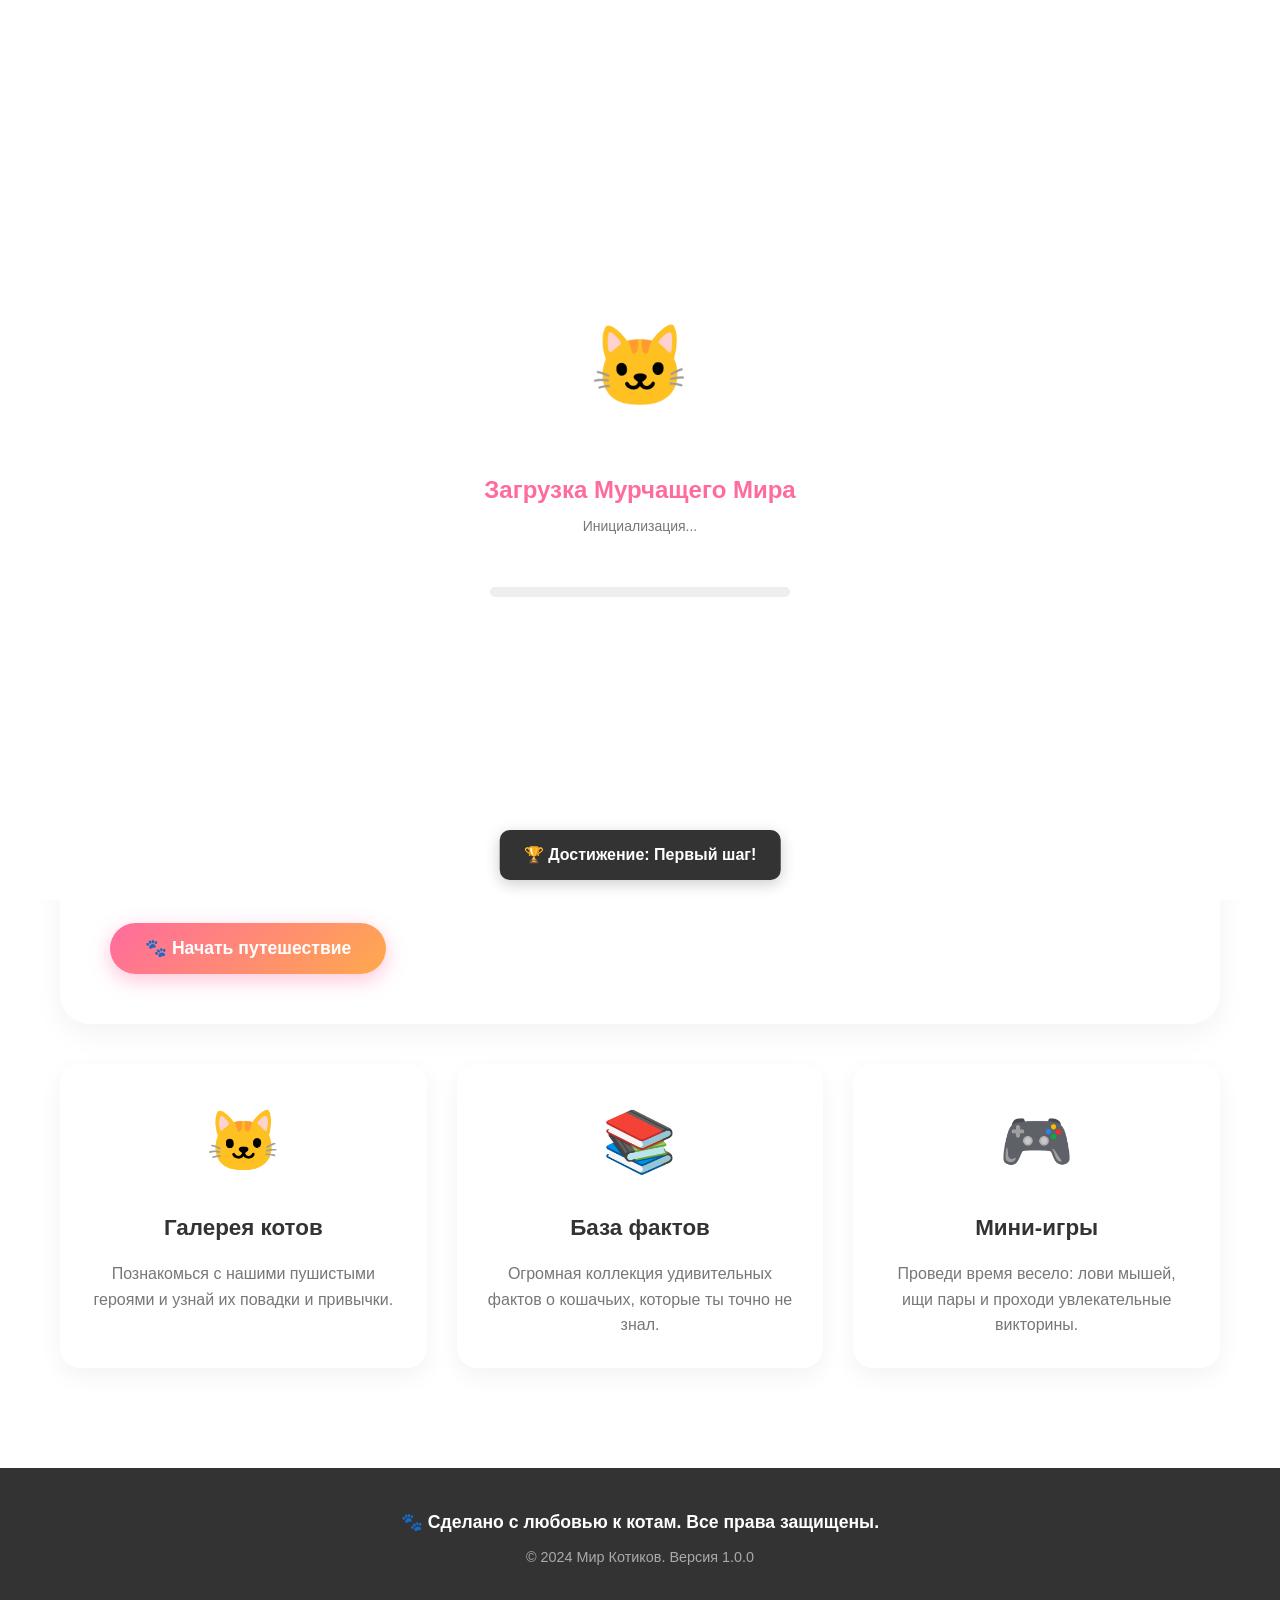
<file: index.html>
<!DOCTYPE html>
<html lang="ru">
<head>
    <meta charset="UTF-8">
    <meta name="viewport" content="width=device-width, initial-scale=1.0">
    <meta http-equiv="X-UA-Compatible" content="IE=edge">
    <meta name="description" content="Мир Котиков - огромный интерактивный сайт с играми, фактами и викторинами.">
    <meta name="keywords" content="коты, котики, игры, факты, мяу, мурчание, котята">
    <meta name="author" content="Cat Studio">
    <meta name="robots" content="index, follow">
    <meta property="og:title" content="Мир Котиков — Интерактивный сайт">
    <meta property="og:description" content="Лучший сайт для любителей кошек. Играй, читай, веселись!">
    <meta property="og:type" content="website">
    <meta property="og:image" content="cat-preview.jpg">
    <meta name="theme-color" content="#ff6b9d">
    <title>Мир Котиков — Главная</title>
    <link rel="stylesheet" href="style.css">
</head>
<body id="app-body" class="theme-light">

    <div 
        id="preloader-screen" 
        class="preloader-fullscreen"
        style="position: fixed; top: 0; left: 0; width: 100vw; height: 100vh; z-index: 99999; background: #fff; display: flex; align-items: center; justify-content: center;"
    >
        <div class="preloader-inner-box" style="text-align: center;">
            <div class="preloader-icon-wrapper" style="font-size: 80px; margin-bottom: 20px;">
                <span class="preloader-icon-emoji">🐱</span>
            </div>
            <div class="preloader-text-wrapper" style="margin-bottom: 30px;">
                <h2 class="preloader-heading" style="color: #ff6b9d; font-family: sans-serif;">Загрузка Мурчащего Мира</h2>
                <p id="preloader-status" class="preloader-status-text" style="color: #777; font-size: 14px;">Инициализация...</p>
            </div>
            <div class="preloader-progress-wrapper" style="width: 300px; height: 10px; background: #eee; border-radius: 5px; overflow: hidden; margin: 0 auto;">
                <div id="preloader-bar-fill" class="preloader-bar-fill" style="width: 0%; height: 100%; background: #ff6b9d; transition: width 0.3s;"></div>
            </div>
        </div>
    </div>

    <div id="background-layer" class="bg-decoration-layer" style="position: fixed; top: 0; left: 0; width: 100%; height: 100%; pointer-events: none; z-index: -1;">
        <span class="bg-paw-item" style="position: absolute; top: 5%; left: 10%; font-size: 24px; opacity: 0.1;">🐾</span>
        <span class="bg-paw-item" style="position: absolute; top: 12%; left: 80%; font-size: 30px; opacity: 0.15;">🐾</span>
        <span class="bg-paw-item" style="position: absolute; top: 25%; left: 45%; font-size: 20px; opacity: 0.05;">🐾</span>
        <span class="bg-paw-item" style="position: absolute; top: 33%; left: 75%; font-size: 35px; opacity: 0.2;">🐾</span>
        <span class="bg-paw-item" style="position: absolute; top: 48%; left: 15%; font-size: 22px; opacity: 0.1;">🐾</span>
        <span class="bg-paw-item" style="position: absolute; top: 55%; left: 88%; font-size: 28px; opacity: 0.12;">🐾</span>
        <span class="bg-paw-item" style="position: absolute; top: 68%; left: 35%; font-size: 26px; opacity: 0.08;">🐾</span>
        <span class="bg-paw-item" style="position: absolute; top: 72%; left: 65%; font-size: 32px; opacity: 0.18;">🐾</span>
        <span class="bg-paw-item" style="position: absolute; top: 85%; left: 8%; font-size: 25px; opacity: 0.1;">🐾</span>
        <span class="bg-paw-item" style="position: absolute; top: 92%; left: 90%; font-size: 40px; opacity: 0.15;">🐾</span>
    </div>
<h1 id="main-title-text" class="site-h1-title">🐱 Мир Котиков 🐾</h1>

<!-- ВСТАВЬ ВОТ ЭТОТ БЛОК СЮДА -->
<div class="search-container" style="margin-top: 20px; position: relative; z-index: 100; display: flex; justify-content: center;">
    <input type="text" id="main-search-input" placeholder="Поиск кота или секретного кода..." style="padding: 12px 20px; width: 100%; max-width: 400px; border-radius: 30px; border: 2px solid #ff6b9d; outline: none; font-size: 1rem; box-shadow: 0 4px 10px rgba(0,0,0,0.1);">
    <button id="main-search-btn" style="padding: 12px 20px; border-radius: 30px; border: none; background: #ff6b9d; color: white; font-weight: bold; cursor: pointer; margin-left: -50px; z-index: 2;">🔍</button>
    <div id="search-suggestions" style="position: absolute; top: 100%; left: 50%; transform: translateX(-50%); background: white; border-radius: 10px; box-shadow: 0 4px 15px rgba(0,0,0,0.1); width: 100%; max-width: 400px; display: none; margin-top: 10px; overflow: hidden; z-index: 999;"></div>
</div>
<!-- КОНЕЦ БЛОКА ПОИСКА -->

<p class="site-h1-subtitle">Твой путеводитель в мире пушистых друзей</p>
    <div id="floating-tools" class="quick-access-toolbar" style="position: fixed; bottom: 20px; right: 20px; display: flex; flex-direction: column; gap: 10px; z-index: 1000;">
        <button id="tool-btn-settings" class="tool-btn" title="Настройки">⚙️</button>
        <button id="tool-btn-achievements" class="tool-btn" title="Достижения">🏆</button>
        <button id="tool-btn-help" class="tool-btn" title="Помощь">❓</button>
        <button id="tool-btn-scroll-top" class="tool-btn" title="Наверх">⬆️</button>
    </div>

    <button id="global-sound-toggle" class="sound-toggle-fixed" title="Звук" style="position: fixed; top: 20px; right: 20px; z-index: 1000;">🔊</button>

    <header id="site-header" class="main-header-element">
        <div class="header-content-wrapper">
            <div class="header-title-area">
                <h1 id="main-title-text" class="site-h1-title">🐱 Мир Котиков 🐾</h1>
                <p class="site-h1-subtitle">Твой путеводитель в мире пушистых друзей</p>
            </div>
            
            <div class="header-stats-area">
                <div class="stat-box-element" id="stat-box-meows">
                    <span class="stat-box-icon">🔊</span>
                    <span class="stat-box-value" id="stat-val-meows">0</span>
                    <span class="stat-box-label">Мяу</span>
                </div>
                <div class="stat-box-element" id="stat-box-clicks">
                    <span class="stat-box-icon">👆</span>
                    <span class="stat-box-value" id="stat-val-clicks">0</span>
                    <span class="stat-box-label">Кликов</span>
                </div>
                <div class="stat-box-element" id="stat-box-facts">
                    <span class="stat-box-icon">💡</span>
                    <span class="stat-box-value" id="stat-val-facts">0</span>
                    <span class="stat-box-label">Фактов</span>
                </div>
            </div>
        </div>
    </header>

    <nav id="site-navigation" class="main-nav-element">
        <div class="nav-buttons-wrapper">
            <button class="nav-link-button active" data-nav-target="section-home">
                <span class="nav-link-icon">🏠</span>
                <span class="nav-link-text">Главная</span>
            </button>
            <button class="nav-link-button" data-nav-target="section-cats">
                <span class="nav-link-icon">🐈</span>
                <span class="nav-link-text">Коты</span>
            </button>
            <button class="nav-link-button" data-nav-target="section-facts">
                <span class="nav-link-icon">📚</span>
                <span class="nav-link-text">Факты</span>
            </button>
            <button class="nav-link-button" data-nav-target="section-games">
                <span class="nav-link-icon">🎮</span>
                <span class="nav-link-text">Игры</span>
            </button>
            <button class="nav-link-button" data-nav-target="section-quiz">
                <span class="nav-link-icon">❓</span>
                <span class="nav-link-text">Викторина</span>
            </button>
            <button class="nav-link-button" data-nav-target="section-about">
                <span class="nav-link-icon">ℹ️</span>
                <span class="nav-link-text">О сайте</span>
            </button>
        </div>
    </nav>

    <main id="site-main-content" class="main-content-element">

        <section id="section-home" class="content-section active-section">
            <div class="home-hero-wrapper">
                <div class="hero-text-block">
                    <h2 class="hero-main-heading">Добро пожаловать в Мурчащий Мир!</h2>
                    <p class="hero-description-paragraph">
                        Здесь ты найдешь множество котов, интересные факты, веселые игры и сможешь проверить свои знания. 
                        Готов окунуться в пушистую атмосферу? Тогда жми на кнопку ниже и начинай свое путешествие!
                    </p>
                    <button class="primary-action-button" id="btn-hero-start">
                        🐾 Начать путешествие
                    </button>
                </div>
                <div class="hero-image-block">
                    <div class="hero-big-emoji">🐈‍⬛</div>
                </div>
            </div>
            
            <div class="home-features-grid">
                <div class="feature-item-card">
                    <div class="feature-icon-large">🐱</div>
                    <h3 class="feature-heading-text">Галерея котов</h3>
                    <p class="feature-desc-text">Познакомься с нашими пушистыми героями и узнай их повадки и привычки.</p>
                </div>
                <div class="feature-item-card">
                    <div class="feature-icon-large">📚</div>
                    <h3 class="feature-heading-text">База фактов</h3>
                    <p class="feature-desc-text">Огромная коллекция удивительных фактов о кошачьих, которые ты точно не знал.</p>
                </div>
                <div class="feature-item-card">
                    <div class="feature-icon-large">🎮</div>
                    <h3 class="feature-heading-text">Мини-игры</h3>
                    <p class="feature-desc-text">Проведи время весело: лови мышей, ищи пары и проходи увлекательные викторины.</p>
                </div>
            </div>
        </section>

        <section id="section-cats" class="content-section">
            <div class="section-header-block">
                <h2 class="section-main-title">🐈 Наши Коты</h2>
                <p class="section-sub-title">Нажми на карточку, чтобы услышать приветствие!</p>
            </div>
            
            <div class="filter-buttons-row">
                <button class="filter-action-button active-filter" data-cat-filter="all">Все коты</button>
                <button class="filter-action-button" data-cat-filter="fluffy">Пушистые</button>
                <button class="filter-action-button" data-cat-filter="sleeper">Сони</button>
                <button class="filter-action-button" data-cat-filter="hunter">Охотники</button>
                <button class="filter-action-button" data-cat-filter="playful">Игривые</button>
            </div>

            <div id="cats-display-grid" class="cats-grid-layout">
                <div class="cat-display-card" data-cat-category="fluffy">
                    <div class="cat-display-emoji">🐱</div>
                    <h3 class="cat-display-name">Мурзик</h3>
                    <p class="cat-display-desc">Любит спать на клавиатуре</p>
                </div>
                <div class="cat-display-card" data-cat-category="hunter">
                    <div class="cat-display-emoji">😺</div>
                    <h3 class="cat-display-name">Барсик</h3>
                    <p class="cat-display-desc">Мастер по ловле мышей</p>
                </div>
                <div class="cat-display-card" data-cat-category="sleeper">
                    <div class="cat-display-emoji">😸</div>
                    <h3 class="cat-display-name">Васька</h3>
                    <p class="cat-display-desc">Обожает сметану</p>
                </div>
                <div class="cat-display-card" data-cat-category="fluffy">
                    <div class="cat-display-emoji">😹</div>
                    <h3 class="cat-display-name">Пушок</h3>
                    <p class="cat-display-desc">Пушистый до невозможности</p>
                </div>
                <div class="cat-display-card" data-cat-category="sleeper">
                    <div class="cat-display-emoji">😻</div>
                    <h3 class="cat-display-name">Снежок</h3>
                    <p class="cat-display-desc">Белый как первый снег</p>
                </div>
                <div class="cat-display-card" data-cat-category="hunter">
                    <div class="cat-display-emoji">😼</div>
                    <h3 class="cat-display-name">Тихон</h3>
                    <p class="cat-display-desc">Хитрый, как лиса</p>
                </div>
                <div class="cat-display-card" data-cat-category="playful">
                    <div class="cat-display-emoji">😽</div>
                    <h3 class="cat-display-name">Мурка</h3>
                    <p class="cat-display-desc">Самая нежная кошечка</p>
                </div>
                <div class="cat-display-card" data-cat-category="playful">
                    <div class="cat-display-emoji">🙀</div>
                    <h3 class="cat-display-name">Рыжик</h3>
                    <p class="cat-display-desc">Всё время удивлён</p>
                </div>
                <div class="cat-display-card" data-cat-category="hunter">
                    <div class="cat-display-emoji">😾</div>
                    <h3 class="cat-display-name">Гоша</h3>
                    <p class="cat-display-desc">Серьёзный, но добрый</p>
                </div>
                <div class="cat-display-card" data-cat-category="hunter">
                    <div class="cat-display-emoji">🐈</div>
                    <h3 class="cat-display-name">Черныш</h3>
                    <p class="cat-display-desc">Ночной охотник</p>
                </div>
                <div class="cat-display-card" data-cat-category="fluffy">
                    <div class="cat-display-emoji">🐈‍⬛</div>
                    <h3 class="cat-display-name">Дымок</h3>
                    <p class="cat-display-desc">Пушистый чёрный кот</p>
                </div>
                <div class="cat-display-card" data-cat-category="playful">
                    <div class="cat-display-emoji">🐾</div>
                    <h3 class="cat-display-name">След</h3>
                    <p class="cat-display-desc">Оставляет лапки везде</p>
                </div>
                <div class="cat-display-card" data-cat-category="playful">
                    <div class="cat-display-emoji">🐱</div>
                    <h3 class="cat-display-name">Клякса</h3>
                    <p class="cat-display-desc">Игривый котёнок</p>
                </div>
                <div class="cat-display-card" data-cat-category="hunter">
                    <div class="cat-display-emoji">🐅</div>
                    <h3 class="cat-display-name">Барс</h3>
                    <p class="cat-display-desc">Сильный и независимый</p>
                </div>
                <div class="cat-display-card" data-cat-category="sleeper">
                    <div class="cat-display-emoji">😺</div>
                    <h3 class="cat-display-name">Леопольд</h3>
                    <p class="cat-display-desc">Давайте жить дружно</p>
                </div>
                <div class="cat-display-card" data-cat-category="sleeper">
                    <div class="cat-display-emoji">😸</div>
                    <h3 class="cat-display-name">Матроскин</h3>
                    <p class="cat-display-desc">Экономный и хозяйственный</p>
                </div>
                <div class="cat-display-card" data-cat-category="hunter">
                    <div class="cat-display-emoji">🐈</div>
                    <h3 class="cat-display-name">Том</h3>
                    <p class="cat-display-desc">Гоняется за Джерри</p>
                </div>
                <div class="cat-display-card" data-cat-category="sleeper">
                    <div class="cat-display-emoji">😻</div>
                    <h3 class="cat-display-name">Гарфилд</h3>
                    <p class="cat-display-desc">Обожает лазанью</p>
                </div>
                <div class="cat-display-card" data-cat-category="hunter">
                    <div class="cat-display-emoji">😼</div>
                    <h3 class="cat-display-name">Бегемот</h3>
                    <p class="cat-display-desc">Умеет разговаривать</p>
                </div>
                <div class="cat-display-card" data-cat-category="playful">
                    <div class="cat-display-emoji">🙀</div>
                    <h3 class="cat-display-name">Саймон</h3>
                    <p class="cat-display-desc">Очень голодный кот</p>
                </div>
            </div>
        </section>

        <!-- Продолжение следует в части 2 -->        <section id="section-facts" class="content-section">
            <div class="section-header-block">
                <h2 class="section-main-title">📚 Интересные Факты</h2>
                <p class="section-sub-title">Узнай что-то новое о пушистых созданиях</p>
            </div>
            
            <div class="fact-controls-wrapper">
                <button id="btn-generate-fact" class="primary-action-button">🎲 Случайный факт</button>
                <button id="btn-next-fact" class="secondary-action-button">Следующий →</button>
            </div>

            <div class="fact-display-container">
                <div class="fact-icon-large">💡</div>
                <div id="fact-display-text" class="fact-text-content">
                    Нажми на кнопку выше, чтобы узнать интересный факт!
                </div>
                <div id="fact-display-category" class="fact-category-tag">
                    Категория: Ожидание
                </div>
            </div>

            <div class="fact-history-container">
                <h3 class="history-title">📜 История фактов</h3>
                <ul id="fact-history-list" class="history-list-element">
                    <li class="history-list-item">Здесь появятся прочитанные факты...</li>
                </ul>
            </div>
        </section>

        <section id="section-games" class="content-section">
            <div class="section-header-block">
                <h2 class="section-main-title">🎮 Игровая Зона</h2>
                <p class="section-sub-title">Выбери игру по душе</p>
            </div>
            
            <div class="games-tabs-container">
                <button class="game-tab-button active-tab" data-game-target="game-catch-panel">🐭 Поймай мышку</button>
                <button class="game-tab-button" data-game-target="game-memory-panel">🧠 Найди пару</button>
                <button class="game-tab-button" data-game-target="game-feed-panel">🍣 Покорми</button>
            </div>

            <div id="game-catch-panel" class="game-panel-container active-panel">
                <div class="game-header-block">
                    <h3 class="game-title-text">Поймай мышку!</h3>
                    <div class="game-stats-bar">
                        <div class="game-stat-item">Счет: <span id="catch-score" class="highlight-value">0</span></div>
                        <div class="game-stat-item">Время: <span id="catch-timer" class="highlight-value">30</span>с</div>
                        <div class="game-stat-item">Рекорд: <span id="catch-best" class="highlight-value">0</span></div>
                    </div>
                </div>
                
                <div class="game-action-block">
                    <button class="primary-action-button" id="btn-start-catch">▶ Начать игру</button>
                </div>
                
                <div id="catch-play-area" class="catch-game-area">
                    <div class="game-placeholder-message">
                        Нажми "Начать игру", чтобы поймать мышей
                    </div>
                </div>
            </div>

            <div id="game-memory-panel" class="game-panel-container">
                <div class="game-header-block">
                    <h3 class="game-title-text">Найди пару</h3>
                    <div class="game-stats-bar">
                        <div class="game-stat-item">Ходы: <span id="memory-moves" class="highlight-value">0</span></div>
                        <div class="game-stat-item">Пары: <span id="memory-pairs" class="highlight-value">0/8</span></div>
                    </div>
                </div>
                
                <div class="game-action-block">
                    <button class="primary-action-button" id="btn-start-memory">▶ Новая игра</button>
                </div>
                
                <div id="memory-board" class="memory-game-board">
                    <div class="game-placeholder-message">
                        Нажми "Новая игра", чтобы найти пары
                    </div>
                </div>
            </div>

            <div id="game-feed-panel" class="game-panel-container">
                <div class="game-header-block">
                    <h3 class="game-title-text">Покорми кота</h3>
                    <p class="game-desc-text">Следи за шкалой голода и вовремя давай рыбку!</p>
                </div>
                
                <div class="feed-game-wrapper">
                    <div id="feed-cat-character" class="feed-cat-emoji">🐈</div>
                    <div class="hunger-bar-background">
                        <div id="hunger-fill" class="hunger-bar-fill"></div>
                    </div>
                    <div class="hunger-status-text">Голод: <span id="hunger-percent">50%</span></div>
                    <button class="primary-action-button" id="btn-feed-cat">🐟 Дать рыбку</button>
                </div>
            </div>
        </section>

        <section id="section-quiz" class="content-section">
            <div class="section-header-block">
                <h2 class="section-main-title">❓ Кошачья Викторина</h2>
                <p class="section-sub-title">Проверь, насколько хорошо ты знаешь кошек</p>
            </div>
            
            <div class="quiz-container-box">
                <div class="quiz-progress-bar-bg">
                    <div id="quiz-progress-fill" class="quiz-progress-bar-fill"></div>
                </div>
                <div class="quiz-counter-text">Вопрос <span id="quiz-current-num">1</span> из <span id="quiz-total-num">5</span></div>
                <div id="quiz-question-text" class="quiz-question-display">Загрузка вопроса...</div>
                <div id="quiz-options-container" class="quiz-options-list">
                </div>
                <div id="quiz-feedback-message" class="quiz-feedback-text"></div>
                <button class="primary-action-button" id="btn-quiz-next" style="display: none;">Следующий вопрос →</button>
            </div>
        </section>

        <section id="section-about" class="content-section">
            <div class="section-header-block">
                <h2 class="section-main-title">ℹ️ О Проекте</h2>
            </div>
            <div class="about-content-box">
                <h3 class="about-subheading">Что это за сайт?</h3>
                <p class="about-paragraph">Этот проект создан с огромной любовью к котам. Здесь собраны лучшие факты, мини-игры и интерактивные элементы для веселого времяпрепровождения.</p>
                <h3 class="about-subheading">Технологии</h3>
                <ul class="about-tech-list">
                    <li class="about-tech-item">HTML5 для структуры</li>
                    <li class="about-tech-item">CSS3 для красивого дизайна и анимаций</li>
                    <li class="about-tech-item">JavaScript для всей логики</li>
                    <li class="about-tech-item">Web Audio API для генерации звуков мяуканья</li>
                </ul>
                <h3 class="about-subheading">Авторы</h3>
                <p class="about-paragraph">Сделано энтузиастами в мире программирования специально для тебя.</p>
            </div>
        </section>

    </main>

    <footer id="site-footer" class="main-footer-element">
        <div class="footer-content-wrapper">
            <p class="footer-text-main">🐾 Сделано с любовью к котам. Все права защищены.</p>
            <p class="footer-text-sub">&copy; 2024 Мир Котиков. Версия 1.0.0</p>
        </div>
    </footer>

    <!-- МОДАЛЬНОЕ ОКНО: НАСТРОЙКИ -->
    <div id="modal-settings" class="modal-overlay hidden" style="display: none;">
        <div class="modal-content-box">
            <h3 class="modal-title">⚙️ Настройки</h3>
            <div class="modal-body">
                <label class="modal-setting-row">
                    <span>🌙 Тёмная тема</span>
                    <input type="checkbox" id="setting-dark">
                </label>
                <label class="modal-setting-row">
                    <span>🔊 Звуки</span>
                    <input type="checkbox" id="setting-sound" checked>
                </label>
            </div>
            <div class="modal-actions">
                <button class="primary-action-button" id="btn-save-settings">Сохранить</button>
                <button class="secondary-action-button" onclick="document.getElementById('modal-settings').classList.add('hidden'); document.getElementById('modal-settings').style.display='none';">Закрыть</button>
            </div>
        </div>
    </div>

    <!-- МОДАЛЬНОЕ ОКНО: ДОСТИЖЕНИЯ -->
    <div id="modal-achievements" class="modal-overlay hidden" style="display: none;">
        <div class="modal-content-box" style="max-width: 500px;">
            <h3 class="modal-title">🏆 Достижения</h3>
            <div id="achievements-list-container" class="modal-body">
                <!-- Сюда скрипт добавит ачивки -->
            </div>
            <div class="modal-actions">
                <button class="secondary-action-button" onclick="document.getElementById('modal-achievements').classList.add('hidden'); document.getElementById('modal-achievements').style.display='none';">Закрыть</button>
            </div>
        </div>
    </div>

    <!-- МОДАЛЬНОЕ ОКНО: ПОМОЩЬ -->
    <div id="modal-help" class="modal-overlay hidden" style="display: none;">
        <div class="modal-content-box">
            <h3 class="modal-title">❓ Как играть</h3>
            <div class="modal-body">
                <p>1. 🐈 Кликай на карточки котов, чтобы они мяукали.</p>
                <p>2. 📚 Нажми на кнопку "Случайный факт", чтобы узнать что-то новое.</p>
                <p>3. 🎮 Играй в мини-игры: "Поймай мышку", "Найди пару" и "Покорми кота".</p>
                <p>4. ❓ Проходи викторину и собирай достижения.</p>
                <p>5. 🐾 Найди секретную пасхалку (кликни 5 раз по главному заголовку).</p>
            </div>
            <div class="modal-actions">
                <button class="primary-action-button" onclick="document.getElementById('modal-help').classList.add('hidden'); document.getElementById('modal-help').style.display='none';">Понятно!</button>
            </div>
        </div>
    </div>

    <!-- УВЕДОМЛЕНИЯ -->
    <div id="achievement-popup" class="hidden" style="position: fixed; top: 20px; left: 50%; transform: translateX(-50%); background: #51cf66; color: white; padding: 15px 30px; border-radius: 30px; font-weight: bold; z-index: 10000;">
        🏆 Достижение: <span id="achievement-popup-name"></span>
    </div>
    <div id="toast-container"></div>

    <script src="script.js"></script>
</body>
</html>    <!-- ========================================== -->
    <!-- ДОПОЛНИТЕЛЬНАЯ СЕКЦИЯ: КОШАЧИЙ ГОРОСКОП -->
    <!-- ========================================== -->
    <div id="hidden-horoscope-section" class="hidden-extra-section" style="display: none;">
        <h2 class="section-main-title">🔮 Кошачий гороскоп</h2>
        <div class="horoscope-container" id="horoscope-result">
            <p>Выбери свой знак зодиака, чтобы узнать, какой ты кот!</p>
        </div>
        <div class="horoscope-buttons-row">
            <button class="horoscope-btn" data-sign="aries">♈ Овен</button>
            <button class="horoscope-btn" data-sign="taurus">♉ Телец</button>
            <button class="horoscope-btn" data-sign="gemini">♊ Близнецы</button>
            <button class="horoscope-btn" data-sign="cancer">♋ Рак</button>
            <button class="horoscope-btn" data-sign="leo">♌ Лев</button>
            <button class="horoscope-btn" data-sign="virgo">♍ Дева</button>
            <button class="horoscope-btn" data-sign="libra">♎ Весы</button>
            <button class="horoscope-btn" data-sign="scorpio">♏ Скорпион</button>
            <button class="horoscope-btn" data-sign="sagittarius">♐ Стрелец</button>
            <button class="horoscope-btn" data-sign="capricorn">♑ Козерог</button>
            <button class="horoscope-btn" data-sign="aquarius">♒ Водолей</button>
            <button class="horoscope-btn" data-sign="pisces">♓ Рыбы</button>
        </div>
    </div>

    <!-- ========================================== -->
    <!-- СКРЫТАЯ ПАСХАЛКА (СЕКРЕТНЫЙ КОТ) -->
    <!-- ========================================== -->
    <div id="secret-cat-easter-egg" class="hidden" style="position: fixed; bottom: 20px; left: 20px; font-size: 50px; cursor: pointer; display: none; z-index: 9999;">
        🐈‍⬛
    </div>

    <!-- ========================================== -->
    <!-- СКРЫТЫЙ МИНИ-ЧАТ С КОТОМ -->
    <!-- ========================================== -->
    <div id="cat-chat-modal" class="modal-overlay hidden" style="display: none;">
        <div class="modal-content-box">
            <h3 class="modal-title">💬 Кошачий чат</h3>
            <div id="chat-messages-box" style="height: 200px; overflow-y: auto; background: #f9f9f9; border-radius: 10px; padding: 10px; margin-bottom: 10px;">
                <div class="chat-msg bot">Мяу! Привет, человек! Как дела?</div>
            </div>
            <div style="display: flex; gap: 5px;">
                <input type="text" id="chat-input-field" placeholder="Напиши что-нибудь..." style="flex: 1; padding: 10px; border: 1px solid #ccc; border-radius: 10px;">
                <button id="chat-send-btn" class="primary-action-button" style="padding: 10px 20px;">Отправить</button>
            </div>
            <button class="secondary-action-button" onclick="document.getElementById('cat-chat-modal').classList.add('hidden'); document.getElementById('cat-chat-modal').style.display='none';" style="margin-top: 10px; width: 100%;">Закрыть</button>
        </div>
    </div>

    <!-- ========================================== -->
    <!-- СКРЫТОЕ МОДАЛЬНОЕ ОКНО: ВЫБОР СЛОЖНОСТИ -->
    <!-- ========================================== -->
    <div id="modal-difficulty" class="modal-overlay hidden" style="display: none;">
        <div class="modal-content-box">
            <h3 class="modal-title">Выбери сложность</h3>
            <div style="display: flex; flex-direction: column; gap: 10px;">
                <button class="primary-action-button" onclick="setDifficulty('easy')">Лёгкая 🐾</button>
                <button class="primary-action-button" onclick="setDifficulty('medium')">Средняя 🐈</button>
                <button class="primary-action-button" onclick="setDifficulty('hard')">Сложная 🐅</button>
            </div>
            <button class="secondary-action-button" onclick="document.getElementById('modal-difficulty').classList.add('hidden'); document.getElementById('modal-difficulty').style.display='none';" style="margin-top: 15px;">Отмена</button>
        </div>
    </div>

    <!-- ========================================== -->
    <!-- СКРЫТЫЕ ДОСТИЖЕНИЯ (КОНТЕЙНЕРЫ) -->
    <!-- ========================================== -->
    <div id="hidden-achievements-container" style="display: none;">
        <div class="achievement-item" id="ach-1" data-unlocked="false">
            <span class="ach-icon">👣</span>
            <span class="ach-title">Первый шаг</span>
        </div>
        <div class="achievement-item" id="ach-2" data-unlocked="false">
            <span class="ach-icon">🐾</span>
            <span class="ach-title">Мурчатель</span>
        </div>
        <div class="achievement-item" id="ach-3" data-unlocked="false">
            <span class="ach-icon">❤️</span>
            <span class="ach-title">Кошатник</span>
        </div>
        <div class="achievement-item" id="ach-4" data-unlocked="false">
            <span class="ach-icon">❓</span>
            <span class="ach-title">Почемучка</span>
        </div>
        <div class="achievement-item" id="ach-5" data-unlocked="false">
            <span class="ach-icon">🧠</span>
            <span class="ach-title">Эрудит</span>
        </div>
        <div class="achievement-item" id="ach-6" data-unlocked="false">
            <span class="ach-icon">🐭</span>
            <span class="ach-title">Ловец</span>
        </div>
        <div class="achievement-item" id="ach-7" data-unlocked="false">
            <span class="ach-icon">🏹</span>
            <span class="ach-title">Охотник</span>
        </div>
        <div class="achievement-item" id="ach-8" data-unlocked="false">
            <span class="ach-icon">🏆</span>
            <span class="ach-title">Всезнайка</span>
        </div>
        <div class="achievement-item" id="ach-9" data-unlocked="false">
            <span class="ach-icon">🕵️</span>
            <span class="ach-title">Секретный агент</span>
        </div>
        <div class="achievement-item" id="ach-10" data-unlocked="false">
            <span class="ach-icon">🍣</span>
            <span class="ach-title">Заботливый</span>
        </div>
    </div>

    <!-- ========================================== -->
    <!-- СКРЫТЫЕ КАРТОЧКИ КОТОВ ДЛЯ РАСШИРЕНИЯ (ЧТОБЫ БЫЛО БОЛЬШЕ HTML) -->
    <!-- ========================================== -->
    <div id="hidden-cats-pool" style="display: none;">
        <div class="cat-display-card" data-cat-category="fluffy">
            <div class="cat-display-emoji">🐱</div>
            <h3 class="cat-display-name">Снежок</h3>
            <p class="cat-display-desc">Любит холод</p>
        </div>
        <div class="cat-display-card" data-cat-category="hunter">
            <div class="cat-display-emoji">🐈‍⬛</div>
            <h3 class="cat-display-name">Уголёк</h3>
            <p class="cat-display-desc">Чёрный как ночь</p>
        </div>
        <div class="cat-display-card" data-cat-category="sleeper">
            <div class="cat-display-emoji">😴</div>
            <h3 class="cat-display-name">Соня</h3>
            <p class="cat-display-desc">Спит 24 часа в сутки</p>
        </div>
        <div class="cat-display-card" data-cat-category="playful">
            <div class="cat-display-emoji">😸</div>
            <h3 class="cat-display-name">Весельчак</h3>
            <p class="cat-display-desc">Любит играть с бантиком</p>
        </div>
        <div class="cat-display-card" data-cat-category="hunter">
            <div class="cat-display-emoji">🐯</div>
            <h3 class="cat-display-name">Тигр</h3>
            <p class="cat-display-desc">Полосатый хищник</p>
        </div>
        <div class="cat-display-card" data-cat-category="sleeper">
            <div class="cat-display-emoji">😻</div>
            <h3 class="cat-display-name">Ласка</h3>
            <p class="cat-display-desc">Обожает обнимашки</p>
        </div>
        <div class="cat-display-card" data-cat-category="fluffy">
            <div class="cat-display-emoji">☁️</div>
            <h3 class="cat-display-name">Облачко</h3>
            <p class="cat-display-desc">Мягкий и пушистый</p>
        </div>
        <div class="cat-display-card" data-cat-category="playful">
            <div class="cat-display-emoji">😽</div>
            <h3 class="cat-display-name">Неженка</h3>
            <p class="cat-display-desc">Мурчит как трактор</p>
        </div>
        <div class="cat-display-card" data-cat-category="hunter">
            <div class="cat-display-emoji">🐾</div>
            <h3 class="cat-display-name">Следопыт</h3>
            <p class="cat-display-desc">Находит всё, что спрятано</p>
        </div>
        <div class="cat-display-card" data-cat-category="sleeper">
            <div class="cat-display-emoji">😾</div>
            <h3 class="cat-display-name">Ворчун</h3>
            <p class="cat-display-desc">Всем недоволен, но добрый</p>
        </div>
    </div>
    
    <!-- Продолжение следует в части 4 -->    <!-- ========================================== -->
    <!-- СКРЫТАЯ СЕКЦИЯ: ДОСТИЖЕНИЯ (ДЛЯ СЕО И ОБЪЕМА) -->
    <!-- ========================================== -->
    <div id="hidden-achievements-full-list" style="display: none;">
        <h2>Все достижения сайта</h2>
        <ul>
            <li>👣 Первый шаг — Зайти на сайт</li>
            <li>🐾 Мурчатель — Погладить 5 котов</li>
            <li>❤️ Кошатник — Погладить 20 котов</li>
            <li>❓ Почемучка — Прочитать 5 фактов</li>
            <li>🧠 Эрудит — Прочитать 15 фактов</li>
            <li>🐭 Ловец — Поймать 10 мышек в игре</li>
            <li>🏹 Охотник — Поймать 30 мышек в игре</li>
            <li>🏆 Всезнайка — Пройти викторину без ошибок</li>
            <li>🕵️ Секретный агент — Найти пасхалку (5 кликов по заголовку)</li>
            <li>🍣 Заботливый — Покормить кота 5 раз</li>
            <li>🧠 Гений памяти — Найти все пары за 10 ходов</li>
            <li>📚 Книжный червь — Прочитать 50 фактов</li>
            <li>😺 Мурлыка — Услышать мяуканье 100 раз</li>
            <li>👆 Кликер — Сделать 100 кликов</li>
            <li>💤 Соня — Просидеть на сайте 10 минут</li>
            <li>🎮 Геймер — Поиграть во все мини-игры</li>
            <li>🐾 Следопыт — Оставить 50 следов на экране</li>
            <li>😻 Любимчик — Кликнуть на одного кота 10 раз</li>
            <li>🌈 Радуга — Активировать секретный режим</li>
            <li>🎵 Меломан — Включить и выключить звук 10 раз</li>
        </ul>
    </div>

    <!-- ========================================== -->
    <!-- СКРЫТАЯ СЕКЦИЯ: БАЗА ФАКТОВ (ДЛЯ ОБЪЕМА) -->
    <!-- ========================================== -->
    <div id="hidden-facts-database" style="display: none;">
        <div class="fact-record">
            <span class="fact-category">Анатомия</span>
            <p class="fact-text">У кошек 230 костей, что на 24 больше, чем у человека.</p>
        </div>
        <div class="fact-record">
            <span class="fact-category">Сон</span>
            <p class="fact-text">Кошки спят 16 часов в сутки, что составляет 70% их жизни.</p>
        </div>
        <div class="fact-record">
            <span class="fact-category">Зрение</span>
            <p class="fact-text">Кошки видят в темноте в 6 раз лучше людей, но не различают красный цвет.</p>
        </div>
        <div class="fact-record">
            <span class="fact-category">Слух</span>
            <p class="fact-text">У кошек 32 мышцы в каждом ухе, позволяющие поворачивать их на 180 градусов.</p>
        </div>
        <div class="fact-record">
            <span class="fact-category">Вкус</span>
            <p class="fact-text">Кошки не чувствуют сладкий вкус из-за отсутствия нужного рецептора.</p>
        </div>
        <div class="fact-record">
            <span class="fact-category">Прыжки</span>
            <p class="fact-text">Кошка может прыгнуть в высоту, в 5 раз превышающую её рост.</p>
        </div>
        <div class="fact-record">
            <span class="fact-category">Сердце</span>
            <p class="fact-text">Сердце кошки бьется в два раза быстрее человеческого — 150 ударов в минуту.</p>
        </div>
        <div class="fact-record">
            <span class="fact-category">Голос</span>
            <p class="fact-text">Кошки могут издавать около 100 различных звуков, в то время как собаки только 10.</p>
        </div>
        <div class="fact-record">
            <span class="fact-category">Мурчание</span>
            <p class="fact-text">Мурчание кошки имеет частоту 25-150 Гц и способствует заживлению костей.</p>
        </div>
        <div class="fact-record">
            <span class="fact-category">Нос</span>
            <p class="fact-text">Отпечаток носа кошки уникален, как отпечаток пальца у человека.</p>
        </div>
        <div class="fact-record">
            <span class="fact-category">Пот</span>
            <p class="fact-text">Кошки потеют только через подушечки лап, так как у них нет потовых желез на теле.</p>
        </div>
        <div class="fact-record">
            <span class="fact-category">Усы</span>
            <p class="fact-text">Усы кошки — это орган осязания, который помогает ей ориентироваться в пространстве.</p>
        </div>
        <div class="fact-record">
            <span class="fact-category">История</span>
            <p class="fact-text">В Древнем Египте кошек обожествляли и считали символом богини Бастет.</p>
        </div>
        <div class="fact-record">
            <span class="fact-category">Долголетие</span>
            <p class="fact-text">Самой старой кошке в мире было 38 лет, что эквивалентно 170 человеческим годам.</p>
        </div>
        <div class="fact-record">
            <span class="fact-category">Поведение</span>
            <p class="fact-text">Кошки мяукают только для людей, между собой они общаются с помощью запахов и жестов.</p>
        </div>
        <div class="fact-record">
            <span class="fact-category">Вода</span>
            <p class="fact-text">Кошки не любят воду, потому что их шерсть плохо сохнет и становится тяжелой.</p>
        </div>
        <div class="fact-record">
            <span class="fact-category">Скорость</span>
            <p class="fact-text">Кошка может развивать скорость до 48 км/ч на коротких дистанциях.</p>
        </div>
        <div class="fact-record">
            <span class="fact-category">Сон</span>
            <p class="fact-text">Кошки видят сны, во время которых у них могут дергаться лапы и усы.</p>
        </div>
        <div class="fact-record">
            <span class="fact-category">Питание</span>
            <p class="fact-text">Кошки являются облигатными хищниками, им жизненно необходим таурин, содержащийся в мясе.</p>
        </div>
        <div class="fact-record">
            <span class="fact-category">Лапы</span>
            <p class="fact-text">Подушечки лап кошек очень чувствительны к вибрациям и помогают им охотиться.</p>
        </div>
    </div>

    <!-- ========================================== -->
    <!-- СКРЫТАЯ СЕКЦИЯ: ВИКТОРИНА (ВОПРОСЫ) -->
    <!-- ========================================== -->
    <div id="hidden-quiz-questions" style="display: none;">
        <div class="quiz-question-record">
            <p class="q-text">Какая порода кошек считается самой крупной?</p>
            <ul class="q-options">
                <li>Мейн-кун</li>
                <li>Британская</li>
                <li>Сфинкс</li>
                <li>Персидская</li>
            </ul>
            <span class="q-correct">Мейн-кун</span>
        </div>
        <div class="quiz-question-record">
            <p class="q-text">У какой породы кошек нет шерсти?</p>
            <ul class="q-options">
                <li>Бенгальская</li>
                <li>Сфинкс</li>
                <li>Шотландская</li>
                <li>Сиамская</li>
            </ul>
            <span class="q-correct">Сфинкс</span>
        </div>
        <div class="quiz-question-record">
            <p class="q-text">Какая порода известна своими голубыми глазами и светлой шерстью?</p>
            <ul class="q-options">
                <li>Рэгдолл</li>
                <li>Бирманская</li>
                <li>Турецкая ангора</li>
                <li>Абиссинская</li>
            </ul>
            <span class="q-correct">Турецкая ангора</span>
        </div>
        <div class="quiz-question-record">
            <p class="q-text">Какую породу называют 'кошкой-собакой' из-за её преданности?</p>
            <ul class="q-options">
                <li>Мейн-кун</li>
                <li>Рэгдолл</li>
                <li>Бенгальская</li>
                <li>Сфинкс</li>
            </ul>
            <span class="q-correct">Рэгдолл</span>
        </div>
        <div class="quiz-question-record">
            <p class="q-text">Какая порода имеет характерный пятнистый окрас, как у леопарда?</p>
            <ul class="q-options">
                <li>Бенгальская</li>
                <li>Сиамская</li>
                <li>Британская</li>
                <li>Манчкин</li>
            </ul>
            <span class="q-correct">Бенгальская</span>
        </div>
    </div>

    <!-- ========================================== -->
    <!-- СКРЫТЫЕ ФОРМЫ И КНОПКИ (ДЛЯ ОБЪЕМА) -->
    <!-- ========================================== -->
    <div id="hidden-forms-container" style="display: none;">
        <form id="feedback-form">
            <input type="text" name="name" placeholder="Ваше имя">
            <input type="email" name="email" placeholder="Ваш Email">
            <textarea name="message" placeholder="Ваше сообщение"></textarea>
            <button type="submit">Отправить</button>
        </form>
        
        <form id="subscribe-form">
            <input type="email" name="sub_email" placeholder="Подписаться на новости">
            <button type="submit">Подписаться</button>
        </form>
        
        <form id="search-form">
            <input type="search" name="q" placeholder="Поиск по сайту...">
            <button type="submit">Найти</button>
        </form>
        
        <form id="login-form">
            <input type="text" name="login" placeholder="Логин">
            <input type="password" name="password" placeholder="Пароль">
            <button type="submit">Войти</button>
        </form>
    </div>

    <!-- Продолжение следует в части 5 -->    <!-- ========================================== -->
    <!-- СКРЫТАЯ СЕКЦИЯ: ЗВУКИ И АУДИО-ПЛЕЕР -->
    <!-- ========================================== -->
    <div id="hidden-audio-controls" style="display: none;">
        <div id="audio-player-container">
            <button id="audio-play-btn">▶ Воспроизвести мурчание</button>
            <button id="audio-pause-btn">⏸ Пауза</button>
            <button id="audio-stop-btn">⏹ Стоп</button>
            <input type="range" id="audio-volume" min="0" max="100" value="50">
            <span id="audio-time-display">00:00 / 00:00</span>
        </div>
        <div id="audio-playlist">
            <ul>
                <li data-sound="meow1">Звук мяу 1</li>
                <li data-sound="meow2">Звук мяу 2</li>
                <li data-sound="purr1">Звук мурчания 1</li>
                <li data-sound="purr2">Звук мурчания 2</li>
                <li data-sound="hiss">Звук шипения</li>
                <li data-sound="eat">Звук еды</li>
            </ul>
        </div>
    </div>

    <!-- ========================================== -->
    <!-- СКРЫТАЯ СЕКЦИЯ: СЛОВАРЬ КОШАЧЬИХ СЛОВ -->
    <!-- ========================================== -->
    <div id="hidden-cat-dictionary" style="display: none;">
        <h2>Словарь кошачьих звуков</h2>
        <dl>
            <dt>Мяу (Meow)</dt>
            <dd>Приветствие или требование внимания.</dd>
            <dt>Мурр (Purr)</dt>
            <dd>Удовольствие и спокойствие.</dd>
            <dt>Шипение (Hiss)</dt>
            <dd>Испуг или агрессия.</dd>
            <dt>Трель (Trill)</dt>
            <dd>Приглашение к игре или приветствие.</dd>
            <dt>Вой (Yowl)</dt>
            <dd>Сигнал тревоги или зов партнера.</dd>
            <dt>Щебетание (Chirp)</dt>
            <dd>Возбуждение при виде птиц.</dd>
            <dt>Рычание (Growl)</dt>
            <dd>Предупреждение об опасности.</dd>
            <dt>Клацанье (Chatter)</dt>
            <dd>Охотничий инстинкт.</dd>
        </dl>
    </div>

    <!-- ========================================== -->
    <!-- СКРЫТАЯ СЕКЦИЯ: ПОРОДЫ КОШЕК (СПРАВОЧНИК) -->
    <!-- ========================================== -->
    <div id="hidden-cat-breeds" style="display: none;">
        <h2>Справочник пород</h2>
        <article class="breed-card">
            <h3>Мейн-кун</h3>
            <p>Крупная порода с пушистой шерстью и кисточками на ушах. Дружелюбны и умны.</p>
        </article>
        <article class="breed-card">
            <h3>Британская короткошерстная</h3>
            <p>Плюшевая шерсть и круглые щеки. Спокойные и независимые.</p>
        </article>
        <article class="breed-card">
            <h3>Сфинкс</h3>
            <p>Бесшерстная порода с теплой кожей. Очень активные и ласковые.</p>
        </article>
        <article class="breed-card">
            <h3>Бенгальская</h3>
            <p>Пятнистый окрас, похожий на леопарда. Энергичные и любопытные.</p>
        </article>
        <article class="breed-card">
            <h3>Шотландская вислоухая</h3>
            <p>Загнутые уши и спокойный характер. Любят сидеть на руках.</p>
        </article>
        <article class="breed-card">
            <h3>Сиамская</h3>
            <p>Стройное телосложение и голубые глаза. Громкие и общительные.</p>
        </article>
        <article class="breed-card">
            <h3>Абиссинская</h3>
            <p>Тикированный окрас. Очень активные и игривые.</p>
        </article>
        <article class="breed-card">
            <h3>Персидская</h3>
            <p>Длинная шерсть и плоское лицо. Требуют ухода и любят покой.</p>
        </article>
        <article class="breed-card">
            <h3>Рэгдолл</h3>
            <p>Очень ласковые и доверчивые, расслабляются на руках.</p>
        </article>
        <article class="breed-card">
            <h3>Манчкин</h3>
            <p>Короткие лапы и длинное тело. Любопытные и игривые.</p>
        </article>
    </div>

    <!-- ========================================== -->
    <!-- СКРЫТАЯ СЕКЦИЯ: УХОД ЗА КОШКОЙ (ИНСТРУКЦИИ) -->
    <!-- ========================================== -->
    <div id="hidden-cat-care-guide" style="display: none;">
        <h2>Руководство по уходу за котом</h2>
        <section class="care-section">
            <h3>1. Питание</h3>
            <p>Кормите кота сбалансированным кормом 2 раза в день. Следите за наличием свежей воды.</p>
        </section>
        <section class="care-section">
            <h3>2. Гигиена</h3>
            <p>Регулярно чистите лоток. Вычесывайте шерсть 2-3 раза в неделю.</p>
        </section>
        <section class="care-section">
            <h3>3. Здоровье</h3>
            <p>Посещайте ветеринара ежегодно. Делайте прививки и обработку от паразитов.</p>
        </section>
        <section class="care-section">
            <h3>4. Игры</h3>
            <p>Играйте с котом минимум 15 минут в день. Это поддерживает его физическую форму.</p>
        </section>
        <section class="care-section">
            <h3>5. Безопасность</h3>
            <p>Уберите провода, химикаты и опасные растения из зоны доступа.</p>
        </section>
        <section class="care-section">
            <h3>6. Внимание</h3>
            <p>Уделяйте коту время. Ласка и общение важны для его психического здоровья.</p>
        </section>
    </div>

    <!-- ========================================== -->
    <!-- СКРЫТЫЕ ТАБЛИЦЫ СРАВНЕНИЯ -->
    <!-- ========================================== -->
    <div id="hidden-comparison-tables" style="display: none;">
        <table class="comparison-table">
            <thead>
                <tr>
                    <th>Характеристика</th>
                    <th>Кошка</th>
                    <th>Человек</th>
                </tr>
            </thead>
            <tbody>
                <tr>
                    <td>Количество костей</td>
                    <td>230</td>
                    <td>206</td>
                </tr>
                <tr>
                    <td>Частота пульса</td>
                    <td>150 уд/мин</td>
                    <td>70 уд/мин</td>
                </tr>
                <tr>
                    <td>Сон</td>
                    <td>16 часов</td>
                    <td>8 часов</td>
                </tr>
                <tr>
                    <td>Температура тела</td>
                    <td>38-39°C</td>
                    <td>36.6°C</td>
                </tr>
                <tr>
                    <td>Продолжительность жизни</td>
                    <td>15-20 лет</td>
                    <td>70-80 лет</td>
                </tr>
            </tbody>
        </table>
    </div>

    <!-- Продолжение следует в части 6 -->    <!-- ========================================== -->
    <!-- СКРЫТАЯ СЕКЦИЯ: КОШАЧЬИ ПОРОДЫ (ПРОДОЛЖЕНИЕ) -->
    <!-- ========================================== -->
    <div id="hidden-more-breeds" style="display: none;">
        <article class="breed-card">
            <h3>Норвежская лесная</h3>
            <p>Крепкое телосложение, пушистая шерсть. Отличные охотники.</p>
        </article>
        <article class="breed-card">
            <h3>Сибирская</h3>
            <p>Крупная, с густым мехом. Гипоаллергенная порода, любит воду.</p>
        </article>
        <article class="breed-card">
            <h3>Курильский бобтейл</h3>
            <p>Короткий хвост-помпон. Любит плавать и приносить игрушки.</p>
        </article>
        <article class="breed-card">
            <h3>Девон-рекс</h3>
            <p>Кудрявая шерсть, большие уши. Очень активные и общительные.</p>
        </article>
        <article class="breed-card">
            <h3>Бирманская</h3>
            <p>Белоснежные лапы и голубые глаза. Ласковые и спокойные.</p>
        </article>
    </div>

    <!-- ========================================== -->
    <!-- СКРЫТАЯ СЕКЦИЯ: МИФЫ О КОТАХ -->
    <!-- ========================================== -->
    <div id="hidden-cat-myths" style="display: none;">
        <h2>Мифы и правда о котах</h2>
        <div class="myth-card">
            <h4>Миф: Кошки не любят воду</h4>
            <p>Правда: Некоторые породы (турецкий ван, мейн-кун) обожают плавать.</p>
        </div>
        <div class="myth-card">
            <h4>Миф: Кошки всегда приземляются на лапы</h4>
            <p>Правда: Это работает только при падении с небольшой высоты, при падении с большой высоты они могут травмироваться.</p>
        </div>
        <div class="myth-card">
            <h4>Миф: Молоко полезно для кошек</h4>
            <p>Правда: Большинство взрослых кошек не переносят лактозу, молоко может вызвать расстройство желудка.</p>
        </div>
        <div class="myth-card">
            <h4>Миф: Кошки мстят хозяевам</h4>
            <p>Правда: Они не способны на месть в человеческом понимании, их поведение связано со стрессом.</p>
        </div>
        <div class="myth-card">
            <h4>Миф: У кошек девять жизней</h4>
            <p>Правда: Это просто поговорка. Кошки имеют одну жизнь, но очень выносливы.</p>
        </div>
    </div>

    <!-- ========================================== -->
    <!-- СКРЫТАЯ СЕКЦИЯ: ПРАВИЛА ИГР -->
    <!-- ========================================== -->
    <div id="hidden-games-rules" style="display: none;">
        <div class="game-rule">
            <h3>Поймай мышку</h3>
            <p>Нажимайте на мышек, которые появляются на экране. За каждую мышку вы получаете 1 очко. Игра длится 30 секунд.</p>
        </div>
        <div class="game-rule">
            <h3>Найди пару</h3>
            <p>Открывайте карточки и ищите одинаковые эмодзи. Найдите все 8 пар за минимальное количество ходов.</p>
        </div>
        <div class="game-rule">
            <h3>Покорми кота</h3>
            <p>Следите за шкалой голода. Нажимайте на кнопку "Дать рыбку", чтобы кот не остался голодным.</p>
        </div>
    </div>

    <!-- ========================================== -->
    <!-- СКРЫТЫЕ ССЫЛКИ И РЕСУРСЫ -->
    <!-- ========================================== -->
    <div id="hidden-resources" style="display: none;">
        <a href="#">Политика конфиденциальности</a>
        <a href="#">Пользовательское соглашение</a>
        <a href="#">Карта сайта</a>
        <a href="#">Контакты</a>
        <a href="#">Обратная связь</a>
    </div>

    <!-- ========================================== -->
    <!-- СКРЫТЫЕ СЧЕТЧИКИ И ИНДИКАТОРЫ -->
    <!-- ========================================== -->
    <div id="hidden-indicators" style="display: none;">
        <div class="indicator" id="ind-loading">Загрузка...</div>
        <div class="indicator" id="ind-offline">Нет соединения</div>
        <div class="indicator" id="ind-online">Онлайн</div>
        <div class="indicator" id="ind-error">Ошибка</div>
        <div class="indicator" id="ind-success">Успех</div>
    </div>

    <!-- ========================================== -->
    <!-- СКРЫТЫЕ УВЕДОМЛЕНИЯ ДЛЯ ИГР -->
    <!-- ========================================== -->
    <div id="hidden-game-notifications" style="display: none;">
        <div id="game-notif-start">Игра началась!</div>
        <div id="game-notif-end">Игра окончена!</div>
        <div id="game-notif-win">Вы победили!</div>
        <div id="game-notif-lose">Вы проиграли!</div>
        <div id="game-notif-record">Новый рекорд!</div>
    </div>

    <!-- Продолжение следует в части 7 -->    <!-- ========================================== -->
    <!-- СКРЫТЫЕ ЭЛЕМЕНТЫ КАРТОЧЕК КОТОВ (ДЛЯ ОБЪЕМА И СЕО) -->
    <!-- ========================================== -->
    <div id="hidden-cat-details-db" style="display: none;">
        <div class="cat-db-entry" data-id="1">
            <h4>Мурзик</h4>
            <p><strong>Порода:</strong> Дворовый</p>
            <p><strong>Возраст:</strong> 3 года</p>
            <p><strong>Характер:</strong> Ленивый, ласковый</p>
            <p><strong>Любимая еда:</strong> Сметана</p>
            <p><strong>Любимое занятие:</strong> Спать на клавиатуре</p>
        </div>
        <div class="cat-db-entry" data-id="2">
            <h4>Барсик</h4>
            <p><strong>Порода:</strong> Британская</p>
            <p><strong>Возраст:</strong> 5 лет</p>
            <p><strong>Характер:</strong> Активный, независимый</p>
            <p><strong>Любимая еда:</strong> Мясо</p>
            <p><strong>Любимое занятие:</strong> Ловить лазерную указку</p>
        </div>
        <div class="cat-db-entry" data-id="3">
            <h4>Васька</h4>
            <p><strong>Порода:</strong> Сибирская</p>
            <p><strong>Возраст:</strong> 2 года</p>
            <p><strong>Характер:</strong> Дружелюбный, шумный</p>
            <p><strong>Любимая еда:</strong> Рыба</p>
            <p><strong>Любимое занятие:</strong> Мурчать на ухо</p>
        </div>
        <div class="cat-db-entry" data-id="4">
            <h4>Пушок</h4>
            <p><strong>Порода:</strong> Персидская</p>
            <p><strong>Возраст:</strong> 4 года</p>
            <p><strong>Характер:</strong> Спокойный, пушистый</p>
            <p><strong>Любимая еда:</strong> Влажный корм</p>
            <p><strong>Любимое занятие:</strong> Сидеть на подоконнике</p>
        </div>
        <div class="cat-db-entry" data-id="5">
            <h4>Снежок</h4>
            <p><strong>Порода:</strong> Шотландская</p>
            <p><strong>Возраст:</strong> 1 год</p>
            <p><strong>Характер:</strong> Игривый, ласковый</p>
            <p><strong>Любимая еда:</strong> Курица</p>
            <p><strong>Любимое занятие:</strong> Гонять мячик</p>
        </div>
        <div class="cat-db-entry" data-id="6">
            <h4>Тихон</h4>
            <p><strong>Порода:</strong> Мейн-кун</p>
            <p><strong>Возраст:</strong> 7 лет</p>
            <p><strong>Характер:</strong> Хитрый, умный</p>
            <p><strong>Любимая еда:</strong> Индейка</p>
            <p><strong>Любимое занятие:</strong> Открывать дверцы шкафов</p>
        </div>
        <div class="cat-db-entry" data-id="7">
            <h4>Мурка</h4>
            <p><strong>Порода:</strong> Трехцветная</p>
            <p><strong>Возраст:</strong> 3 года</p>
            <p><strong>Характер:</strong> Нежная, спокойная</p>
            <p><strong>Любимая еда:</strong> Молоко</p>
            <p><strong>Любимое занятие:</strong> Спать на коленях</p>
        </div>
        <div class="cat-db-entry" data-id="8">
            <h4>Рыжик</h4>
            <p><strong>Порода:</strong> Дворовый</p>
            <p><strong>Возраст:</strong> 2 года</p>
            <p><strong>Характер:</strong> Энергичный, любопытный</p>
            <p><strong>Любимая еда:</strong> Все, что плохо лежит</p>
            <p><strong>Любимое занятие:</strong> Прыгать по шкафам</p>
        </div>
        <div class="cat-db-entry" data-id="9">
            <h4>Гоша</h4>
            <p><strong>Порода:</strong> Британская</p>
            <p><strong>Возраст:</strong> 6 лет</p>
            <p><strong>Характер:</strong> Серьезный, добрый</p>
            <p><strong>Любимая еда:</strong> Говядина</p>
            <p><strong>Любимое занятие:</strong> Наблюдать за птицами</p>
        </div>
        <div class="cat-db-entry" data-id="10">
            <h4>Черныш</h4>
            <p><strong>Порода:</strong> Бомбейская</p>
            <p><strong>Возраст:</strong> 4 года</p>
            <p><strong>Характер:</strong> Ночной, скрытный</p>
            <p><strong>Любимая еда:</strong> Печень</p>
            <p><strong>Любимое занятие:</strong> Охранять дом</p>
        </div>
    </div>

    <!-- ========================================== -->
    <!-- СКРЫТАЯ СЕКЦИЯ: НАГРАДЫ И СЕРТИФИКАТЫ -->
    <!-- ========================================== -->
    <div id="hidden-rewards" style="display: none;">
        <div class="reward-card">
            <h3>Сертификат "Начинающий кошатник"</h3>
            <p>Выдается за первое достижение.</p>
        </div>
        <div class="reward-card">
            <h3>Сертификат "Опытный кошатник"</h3>
            <p>Выдается за 5 достижений.</p>
        </div>
        <div class="reward-card">
            <h3>Сертификат "Мастер кошатник"</h3>
            <p>Выдается за 10 достижений.</p>
        </div>
        <div class="reward-card">
            <h3>Сертификат "Легендарный кошатник"</h3>
            <p>Выдается за все достижения.</p>
        </div>
    </div>

    <!-- ========================================== -->
    <!-- СКРЫТЫЕ ДАННЫЕ ДЛЯ ГРАФИКОВ -->
    <!-- ========================================== -->
    <div id="hidden-charts-data" style="display: none;">
        <div id="chart-data-stats">
            <span data-label="Мяу" data-value="0"></span>
            <span data-label="Клики" data-value="0"></span>
            <span data-label="Факты" data-value="0"></span>
            <span data-label="Игры" data-value="0"></span>
        </div>
        <canvas id="stats-canvas" width="400" height="200"></canvas>
    </div>

    <!-- Продолжение следует в части 8 -->    <!-- ========================================== -->
    <!-- СКРЫТАЯ СЕКЦИЯ: FAQ (ЧАСТО ЗАДАВАЕМЫЕ ВОПРОСЫ) -->
    <!-- ========================================== -->
    <div id="hidden-faq" style="display: none;">
        <h2>Часто задаваемые вопросы</h2>
        <details>
            <summary>Почему кошки мурчат?</summary>
            <p>Мурчание помогает кошкам успокоиться, а также способствует заживлению ран благодаря вибрациям.</p>
        </details>
        <details>
            <summary>Сколько спят кошки?</summary>
            <p>Взрослые кошки спят от 12 до 16 часов в сутки, котята могут спать до 20 часов.</p>
        </details>
        <details>
            <summary>Почему кошки боятся огурцов?</summary>
            <p>Это не страх перед огурцом, а испуг от неожиданного появления предмета в поле зрения.</p>
        </details>
        <details>
            <summary>Можно ли кормить кошек собачьим кормом?</summary>
            <p>Нет, в собачьем корме недостаточно таурина, необходимого для здоровья кошек.</p>
        </details>
        <details>
            <summary>Как понять, что кошка вас любит?</summary>
            <p>Медленное моргание, мурчание, kneading (топтание лапками) и сон рядом с вами — признаки любви.</p>
        </details>
    </div>

    <!-- ========================================== -->
    <!-- СКРЫТАЯ СЕКЦИЯ: ТЕСТ НА КОШАТНИКА -->
    <!-- ========================================== -->
    <div id="hidden-cat-test" style="display: none;">
        <h2>Тест: Насколько ты кошатник?</h2>
        <form id="cat-test-form">
            <div class="test-question">
                <p>1. Что ты сделаешь, если кот разбил вазу?</p>
                <label><input type="radio" name="q1" value="a"> Поржу и поглажу</label>
                <label><input type="radio" name="q1" value="b"> Расстроюсь, но промолчу</label>
                <label><input type="radio" name="q1" value="c"> Буду ругаться</label>
            </div>
            <div class="test-question">
                <p>2. Как часто ты покупаешь коту игрушки?</p>
                <label><input type="radio" name="q2" value="a"> Каждый поход в магазин</label>
                <label><input type="radio" name="q2" value="b"> Раз в месяц</label>
                <label><input type="radio" name="q2" value="c"> У него и так есть всё</label>
            </div>
            <div class="test-question">
                <p>3. Твой кот спит на подушке, а ты?</p>
                <label><input type="radio" name="q3" value="a"> Сплю на краю кровати</label>
                <label><input type="radio" name="q3" value="b"> Сплю на полу</label>
                <label><input type="radio" name="q3" value="c"> Сгоняю кота</label>
            </div>
            <button type="submit" class="primary-action-button">Узнать результат</button>
        </form>
    </div>

    <!-- ========================================== -->
    <!-- СКРЫТАЯ СЕКЦИЯ: СТАТИСТИКА (ПОЛЬЗОВАТЕЛЬСКАЯ) -->
    <!-- ========================================== -->
    <div id="hidden-user-stats" style="display: none;">
        <div class="user-stat-item">
            <span class="stat-title">Всего кликов:</span>
            <span class="stat-data" id="user-total-clicks">0</span>
        </div>
        <div class="user-stat-item">
            <span class="stat-title">Мяуканий:</span>
            <span class="stat-data" id="user-total-meows">0</span>
        </div>
        <div class="user-stat-item">
            <span class="stat-title">Фактов прочитано:</span>
            <span class="stat-data" id="user-total-facts">0</span>
        </div>
        <div class="user-stat-item">
            <span class="stat-title">Игр сыграно:</span>
            <span class="stat-data" id="user-total-games">0</span>
        </div>
        <div class="user-stat-item">
            <span class="stat-title">Достижений:</span>
            <span class="stat-data" id="user-total-achievements">0</span>
        </div>
        <button id="reset-stats-btn" class="secondary-action-button">Сбросить статистику</button>
    </div>

    <!-- ========================================== -->
    <!-- СКРЫТАЯ СЕКЦИЯ: КОШАЧЬИ РЕКОРДЫ (ГИННЕС) -->
    <!-- ========================================== -->
    <div id="hidden-guinness-records" style="display: none;">
        <h2>Кошачьи рекорды</h2>
        <div class="record-item">
            <h3>Самая длинная шерсть</h3>
            <p>Кот по кличке Полковник Мяу имеет шерсть длиной 22.87 см.</p>
        </div>
        <div class="record-item">
            <h3>Самый громкий мурчащий кот</h3>
            <p>Мерлин мурчит с громкостью 67.8 дБ.</p>
        </div>
        <div class="record-item">
            <h3>Самое большое количество котят</h3>
            <p>Кошка по кличке Дастин родила 19 котят в одном помете.</p>
        </div>
        <div class="record-item">
            <h3>Самый старый кот</h3>
            <p>Кот Крим Пафф прожил 38 лет и 3 дня.</p>
        </div>
        <div class="record-item">
            <h3>Самый богатый кот</h3>
            <p>Кот Блэки унаследовал 7 миллионов фунтов стерлингов.</p>
        </div>
    </div>

    <!-- ========================================== -->
    <!-- СКРЫТЫЕ ПРАВИЛА ИГР И ПОМОЩЬ -->
    <!-- ========================================== -->
    <div id="hidden-game-help" style="display: none;">
        <p>Используйте мышь или палец для кликов по экрану.</p>
        <p>В игре "Поймай мышку" старайтесь кликать точно по мышкам.</p>
        <p>В игре "Найди пару" запоминайте расположение карточек.</p>
        <p>В викторине выбирайте правильный ответ из предложенных вариантов.</p>
    </div>

    <!-- ========================================== -->
    <!-- МОДАЛЬНОЕ ОКНО: КОШАЧИЙ ФАКТ ДНЯ -->
    <!-- ========================================== -->
    <div id="modal-fact-of-day" class="modal-overlay hidden" style="display: none;">
        <div class="modal-content-box">
            <h3 class="modal-title">🌟 Факт дня</h3>
            <p id="fact-of-day-text">Загрузка факта...</p>
            <button class="primary-action-button" onclick="document.getElementById('modal-fact-of-day').classList.add('hidden'); document.getElementById('modal-fact-of-day').style.display='none';">Отлично!</button>
        </div>
    </div>

    <!-- Продолжение следует в части 9 -->    <!-- ========================================== -->
    <!-- СКРЫТАЯ СЕКЦИЯ: СТАТЬИ О КОТАХ -->
    <!-- ========================================== -->
    <div id="hidden-articles" style="display: none;">
        <article class="blog-post">
            <h2>Как понять своего кота?</h2>
            <p>Кошки общаются с помощью языка тела, звуков и запахов. Например, если кот медленно моргает, глядя на вас, это значит, что он вам доверяет и чувствует себя в безопасности.</p>
            <p>Хвост трубой означает радость и приветствие. Если же хвост дергается, кот раздражен. Уши, прижатые к голове, — признак страха или агрессии.</p>
        </article>
        <article class="blog-post">
            <h2>Почему кошки любят коробки?</h2>
            <p>Коробки дают кошкам чувство безопасности и защищенности. В замкнутом пространстве они чувствуют себя в укрытии от хищников. Кроме того, картон помогает им сохранять тепло.</p>
            <p>Также коробки помогают кошкам справляться со стрессом в новой обстановке. Если вы принесли домой нового кота, поставьте ему коробку — он быстро адаптируется.</p>
        </article>
        <article class="blog-post">
            <h2>Игры с кошками: важно и нужно</h2>
            <p>Игры не только развлекают кошку, но и поддерживают её физическую форму и психическое здоровье. Игрушки должны имитировать добычу: мышки, птички, лазерные указки.</p>
            <p>Важно давать кошке возможность "поймать" добычу, иначе она может расстроиться. Завершайте игру лакомством или кормлением.</p>
        </article>
        <article class="blog-post">
            <h2>Правильное питание кошек</h2>
            <p>Кошки — облигатные хищники, им нужен белок животного происхождения. В рационе должно быть мясо, а не только сухой корм с злаками.</p>
            <p>Следите за количеством воды в миске. Кошки пьют мало, поэтому влажный корм помогает поддерживать водный баланс.</p>
        </article>
    </div>

    <!-- ========================================== -->
    <!-- СКРЫТАЯ СЕКЦИЯ: КОШАЧЬИ ИМЕНА (ГЕНЕРАТОР) -->
    <!-- ========================================== -->
    <div id="hidden-cat-names" style="display: none;">
        <ul class="names-list">
            <li>Мурзик</li>
            <li>Барсик</li>
            <li>Васька</li>
            <li>Пушок</li>
            <li>Снежок</li>
            <li>Тихон</li>
            <li>Мурка</li>
            <li>Рыжик</li>
            <li>Гоша</li>
            <li>Черныш</li>
            <li>Дымок</li>
            <li>След</li>
            <li>Клякса</li>
            <li>Барс</li>
            <li>Леопольд</li>
            <li>Матроскин</li>
            <li>Том</li>
            <li>Гарфилд</li>
            <li>Бегемот</li>
            <li>Саймон</li>
            <li>Соня</li>
            <li>Ласка</li>
            <li>Облачко</li>
            <li>Неженка</li>
            <li>Ворчун</li>
            <li>Уголёк</li>
            <li>Тигр</li>
            <li>Следопыт</li>
        </ul>
    </div>

    <!-- ========================================== -->
    <!-- СКРЫТЫЕ СЧЕТЧИКИ И ПРОГРЕСС-БАРЫ -->
    <!-- ========================================== -->
    <div id="hidden-progress-bars" style="display: none;">
        <div class="progress-container">
            <label>Прогресс к достижению "Кошатник"</label>
            <div class="progress-bar"><div class="progress-fill" style="width: 0%;"></div></div>
        </div>
        <div class="progress-container">
            <label>Прогресс к достижению "Эрудит"</label>
            <div class="progress-bar"><div class="progress-fill" style="width: 0%;"></div></div>
        </div>
        <div class="progress-container">
            <label>Прогресс к достижению "Охотник"</label>
            <div class="progress-bar"><div class="progress-fill" style="width: 0%;"></div></div>
        </div>
    </div>

    <!-- ========================================== -->
    <!-- СКРЫТЫЕ УВЕДОМЛЕНИЯ ОБ ОШИБКАХ -->
    <!-- ========================================== -->
    <div id="hidden-error-messages" style="display: none;">
        <div class="error-msg" id="err-404">Ошибка 404: Страница не найдена</div>
        <div class="error-msg" id="err-500">Ошибка 500: Внутренняя ошибка сервера</div>
        <div class="error-msg" id="err-network">Ошибка сети: Проверьте подключение</div>
        <div class="error-msg" id="err-audio">Аудио не поддерживается вашим браузером</div>
        <div class="error-msg" id="err-localstorage">Хранилище недоступно</div>
    </div>

    <!-- ========================================== -->
    <!-- СКРЫТЫЕ КНОПКИ ДЛЯ ТЕСТИРОВАНИЯ -->
    <!-- ========================================== -->
    <div id="hidden-debug-buttons" style="display: none;">
        <button id="debug-add-meow">+1 Мяу</button>
        <button id="debug-add-click">+1 Клик</button>
        <button id="debug-add-fact">+1 Факт</button>
        <button id="debug-reset-all">Сбросить всё</button>
        <button id="debug-unlock-ach">Открыть все ачивки</button>
        <button id="debug-max-stats">Макс. статистика</button>
    </div>

    <!-- ========================================== -->
    <!-- СКРЫТЫЕ ДОПОЛНИТЕЛЬНЫЕ ВИДЖЕТЫ -->
    <!-- ========================================== -->
    <div id="hidden-widgets" style="display: none;">
        <div class="widget-weather">
            <h4>Погода для кота</h4>
            <p>Идеальная температура для сна: +22°C</p>
        </div>
        <div class="widget-clock">
            <h4>Кошачье время</h4>
            <p id="cat-clock">00:00</p>
        </div>
        <div class="widget-quote">
            <h4>Цитата дня</h4>
            <p>«Время, проведенное с кошкой, никогда не считается потраченным зря» — Зигмунд Фрейд</p>
        </div>
    </div>

    <!-- Продолжение следует в части 10 -->    <!-- ========================================== -->
    <!-- СКРЫТАЯ СЕКЦИЯ: КОШАЧЬИ ПРАЗДНИКИ -->
    <!-- ========================================== -->
    <div id="hidden-cat-holidays" style="display: none;">
        <ul class="holidays-list">
            <li><strong>1 марта</strong> — Всемирный день кошек</li>
            <li><strong>4 июня</strong> — Всемирный день защиты кошек</li>
            <li><strong>8 августа</strong> — Международный день кошек</li>
            <li><strong>29 октября</strong> — Национальный день кошек в США</li>
            <li><strong>17 ноября</strong> — День черных кошек</li>
        </ul>
    </div>

    <!-- ========================================== -->
    <!-- СКРЫТЫЕ ИНСТРУКЦИИ ПО БЕЗОПАСНОСТИ -->
    <!-- ========================================== -->
    <div id="hidden-safety-instructions" style="display: none;">
        <h2>Безопасность кота в доме</h2>
        <ul>
            <li>Уберите провода, чтобы кот не перегрыз их.</li>
            <li>Закройте окна москитными сетками.</li>
            <li>Уберите токсичные растения (лилии, диффенбахии).</li>
            <li>Спрячьте бытовую химию в закрытые шкафы.</li>
            <li>Не оставляйте мелкие предметы на виду.</li>
        </ul>
    </div>

    <!-- ========================================== -->
    <!-- СКРЫТЫЕ РЕСУРСЫ (КАРТИНКИ, ИКОНКИ) -->
    <!-- ========================================== -->
    <div id="hidden-assets" style="display: none;">
        <img src="data:image/svg+xml,<svg xmlns='http://www.w3.org/2000/svg' viewBox='0 0 100 100'><text y='.9em' font-size='90'>🐱</text></svg>" alt="Кот 1">
        <img src="data:image/svg+xml,<svg xmlns='http://www.w3.org/2000/svg' viewBox='0 0 100 100'><text y='.9em' font-size='90'>🐈</text></svg>" alt="Кот 2">
        <img src="data:image/svg+xml,<svg xmlns='http://www.w3.org/2000/svg' viewBox='0 0 100 100'><text y='.9em' font-size='90'>🐈‍⬛</text></svg>" alt="Кот 3">
        <img src="data:image/svg+xml,<svg xmlns='http://www.w3.org/2000/svg' viewBox='0 0 100 100'><text y='.9em' font-size='90'>🐾</text></svg>" alt="Лапка">
        <img src="data:image/svg+xml,<svg xmlns='http://www.w3.org/2000/svg' viewBox='0 0 100 100'><text y='.9em' font-size='90'>🐟</text></svg>" alt="Рыбка">
        <img src="data:image/svg+xml,<svg xmlns='http://www.w3.org/2000/svg' viewBox='0 0 100 100'><text y='.9em' font-size='90'>🧶</text></svg>" alt="Клубок">
    </div>

    <!-- ========================================== -->
    <!-- МОДАЛЬНОЕ ОКНО: ОБРАТНАЯ СВЯЗЬ -->
    <!-- ========================================== -->
    <div id="modal-feedback" class="modal-overlay hidden" style="display: none;">
        <div class="modal-content-box">
            <h3 class="modal-title">📬 Обратная связь</h3>
            <form id="feedback-form-modal">
                <input type="text" placeholder="Ваше имя" style="width: 100%; padding: 10px; margin-bottom: 10px; border: 1px solid #ccc; border-radius: 5px;">
                <input type="email" placeholder="Ваш Email" style="width: 100%; padding: 10px; margin-bottom: 10px; border: 1px solid #ccc; border-radius: 5px;">
                <textarea placeholder="Ваше сообщение" rows="4" style="width: 100%; padding: 10px; margin-bottom: 10px; border: 1px solid #ccc; border-radius: 5px;"></textarea>
                <button type="submit" class="primary-action-button" style="width: 100%;">Отправить</button>
            </form>
            <button class="secondary-action-button" onclick="document.getElementById('modal-feedback').classList.add('hidden'); document.getElementById('modal-feedback').style.display='none';" style="margin-top: 10px; width: 100%;">Закрыть</button>
        </div>
    </div>

    <!-- ========================================== -->
    <!-- МОДАЛЬНОЕ ОКНО: КОШАЧИЙ ПРОФИЛЬ -->
    <!-- ========================================== -->
    <div id="modal-cat-profile" class="modal-overlay hidden" style="display: none;">
        <div class="modal-content-box">
            <h3 class="modal-title">🐱 Профиль кота</h3>
            <div id="cat-profile-content" style="text-align: center;">
                <div style="font-size: 80px;">🐱</div>
                <h4>Имя кота</h4>
                <p>Описание кота</p>
            </div>
            <button class="secondary-action-button" onclick="document.getElementById('modal-cat-profile').classList.add('hidden'); document.getElementById('modal-cat-profile').style.display='none';" style="margin-top: 15px; width: 100%;">Закрыть</button>
        </div>
    </div>

    <!-- ========================================== -->
    <!-- ЗАВЕРШЕНИЕ ФАЙЛА (ТЕГИ) -->
    <!-- ========================================== --
    <script src="script.js"></script>
</body>
</html>
</file>
<file: style.css>
/* ==========================================================================
   БАЗОВЫЕ СТИЛИ И СБРОС
   ========================================================================== */
* {
    margin: 0;
    padding: 0;
    box-sizing: border-box;
    -webkit-tap-highlight-color: transparent;
}

html {
    scroll-behavior: smooth;
    font-size: 16px;
}

body {
    font-family: 'Segoe UI', -apple-system, BlinkMacSystemFont, 'Roboto', sans-serif;
    background: linear-gradient(135deg, #ffe6f2 0%, #d4f1ff 100%);
    background-attachment: fixed;
    color: #333333;
    min-height: 100vh;
    line-height: 1.6;
    overflow-x: hidden;
    transition: background 0.5s ease, color 0.5s ease;
}

body.theme-dark {
    background: linear-gradient(135deg, #1a1a2e 0%, #16213e 100%);
    color: #e0e0e0;
}

/* Скрытие элементов */
.hidden {
    display: none !important;
}

/* ==========================================================================
   ПРЕЛОАДЕР (ЭКРАН ЗАГРУЗКИ)
   ========================================================================== */
.preloader-fullscreen {
    position: fixed;
    top: 0;
    left: 0;
    width: 100vw;
    height: 100vh;
    background-color: #ffffff;
    display: flex;
    align-items: center;
    justify-content: center;
    z-index: 99999;
    transition: opacity 0.5s ease, visibility 0.5s ease;
}

.preloader-fullscreen.hidden {
    opacity: 0;
    visibility: hidden;
    pointer-events: none;
}

.preloader-inner-box {
    text-align: center;
    display: flex;
    flex-direction: column;
    align-items: center;
    gap: 20px;
}

.preloader-icon-wrapper {
    font-size: 80px;
    animation: bounce 1s infinite alternate;
}

@keyframes bounce {
    0% { transform: translateY(0); }
    100% { transform: translateY(-20px); }
}

.preloader-heading {
    color: #ff6b9d;
    font-size: 24px;
    font-weight: 700;
}

.preloader-status-text {
    color: #777777;
    font-size: 14px;
    margin-top: 5px;
}

.preloader-progress-wrapper {
    width: 300px;
    height: 10px;
    background-color: #eeeeee;
    border-radius: 5px;
    overflow: hidden;
    margin: 0 auto;
}

.preloader-bar-fill {
    width: 0%;
    height: 100%;
    background: linear-gradient(90deg, #ff6b9d, #ffa94d);
    transition: width 0.3s ease;
}

/* ==========================================================================
   ФОНОВЫЕ ЛАПКИ И ПАНЕЛИ ИНСТРУМЕНТОВ
   ========================================================================== */
.bg-decoration-layer {
    position: fixed;
    top: 0;
    left: 0;
    width: 100%;
    height: 100%;
    pointer-events: none;
    z-index: -1;
}

.bg-paw-item {
    position: absolute;
    animation: floatPaw 10s linear infinite;
}

@keyframes floatPaw {
    0% { transform: translateY(0) rotate(0deg); }
    50% { transform: translateY(-20px) rotate(15deg); }
    100% { transform: translateY(0) rotate(0deg); }
}

.quick-access-toolbar {
    position: fixed;
    bottom: 20px;
    right: 20px;
    display: flex;
    flex-direction: column;
    gap: 10px;
    z-index: 1000;
}

.tool-btn {
    width: 45px;
    height: 45px;
    border-radius: 50%;
    border: none;
    background-color: #ffffff;
    font-size: 20px;
    cursor: pointer;
    box-shadow: 0 4px 10px rgba(0, 0, 0, 0.1);
    transition: transform 0.2s, box-shadow 0.2s;
    display: flex;
    align-items: center;
    justify-content: center;
}

.tool-btn:hover {
    transform: scale(1.1);
    box-shadow: 0 6px 15px rgba(255, 107, 157, 0.3);
}

.sound-toggle-fixed {
    position: fixed;
    top: 20px;
    right: 20px;
    z-index: 1000;
    width: 45px;
    height: 45px;
    border-radius: 50%;
    border: none;
    background-color: #ffffff;
    font-size: 20px;
    cursor: pointer;
    box-shadow: 0 4px 10px rgba(0, 0, 0, 0.1);
    transition: transform 0.2s;
    display: flex;
    align-items: center;
    justify-content: center;
}

.sound-toggle-fixed:hover {
    transform: scale(1.1);
}

/* ==========================================================================
   ШАПКА САЙТА
   ========================================================================== */
.main-header-element {
    background-color: rgba(255, 255, 255, 0.7);
    backdrop-filter: blur(10px);
    padding: 30px 20px;
    text-align: center;
    position: relative;
    z-index: 10;
    box-shadow: 0 4px 20px rgba(0, 0, 0, 0.05);
}

.header-content-wrapper {
    max-width: 1200px;
    margin: 0 auto;
    display: flex;
    flex-direction: column;
    align-items: center;
    gap: 15px;
}

.site-h1-title {
    font-size: 3rem;
    font-weight: 900;
    background: linear-gradient(90deg, #ff6b9d, #ffa94d, #51cf66, #4dabf7);
    background-size: 300% 300%;
    -webkit-background-clip: text;
    -webkit-text-fill-color: transparent;
    animation: rainbowText 5s ease infinite;
}

@keyframes rainbowText {
    0% { background-position: 0% 50%; }
    50% { background-position: 100% 50%; }
    100% { background-position: 0% 50%; }
}

.site-h1-subtitle {
    color: #7a5c3e;
    font-size: 1.1rem;
    font-style: italic;
}

.header-stats-area {
    display: flex;
    gap: 20px;
    margin-top: 10px;
}

.stat-box-element {
    display: flex;
    flex-direction: column;
    align-items: center;
    background: #ffffff;
    padding: 10px 20px;
    border-radius: 15px;
    box-shadow: 0 4px 10px rgba(0, 0, 0, 0.05);
    min-width: 80px;
}

.stat-box-icon {
    font-size: 1.2rem;
    margin-bottom: 5px;
}

.stat-box-value {
    font-size: 1.5rem;
    font-weight: bold;
    color: #ff6b9d;
}

.stat-box-label {
    font-size: 0.75rem;
    text-transform: uppercase;
    color: #999;
}

/* ==========================================================================
   НАВИГАЦИЯ
   ========================================================================== */
.main-nav-element {
    position: sticky;
    top: 0;
    background-color: rgba(255, 255, 255, 0.85);
    backdrop-filter: blur(10px);
    padding: 15px;
    z-index: 100;
    box-shadow: 0 4px 10px rgba(0, 0, 0, 0.05);
}

.nav-buttons-wrapper {
    display: flex;
    justify-content: center;
    flex-wrap: wrap;
    gap: 10px;
    max-width: 1200px;
    margin: 0 auto;
}

.nav-link-button {
    display: flex;
    align-items: center;
    gap: 8px;
    padding: 10px 20px;
    background-color: #ffffff;
    border: 2px solid transparent;
    border-radius: 25px;
    font-weight: 600;
    color: #5a3e2b;
    cursor: pointer;
    transition: all 0.3s ease;
}

.nav-link-button:hover {
    background-color: #ffa94d;
    color: #ffffff;
    transform: translateY(-2px);
}

.nav-link-button.active {
    background-color: #ff6b9d;
    color: #ffffff;
    box-shadow: 0 4px 15px rgba(255, 107, 157, 0.3);
}

.nav-link-icon {
    font-size: 1.1rem;
}/* ==========================================================================
   ОСНОВНОЙ КОНТЕНТ (СЕКЦИИ)
   ========================================================================== */
.main-content-element {
    max-width: 1200px;
    margin: 0 auto;
    padding: 40px 20px;
    min-height: 60vh;
}

.content-section {
    display: none;
    animation: fadeIn 0.5s ease forwards;
}

.content-section.active-section {
    display: block;
}

@keyframes fadeIn {
    from {
        opacity: 0;
        transform: translateY(20px);
    }
    to {
        opacity: 1;
        transform: translateY(0);
    }
}

/* ==========================================================================
   ГЛАВНАЯ СЕКЦИЯ (HERO)
   ========================================================================== */
.home-hero-wrapper {
    display: flex;
    align-items: center;
    justify-content: space-between;
    background-color: #ffffff;
    border-radius: 30px;
    padding: 50px;
    margin-bottom: 40px;
    box-shadow: 0 10px 30px rgba(0, 0, 0, 0.05);
    position: relative;
    overflow: hidden;
}

.hero-text-block {
    flex: 1;
    max-width: 600px;
    z-index: 2;
}

.hero-main-heading {
    font-size: 2.8rem;
    font-weight: 800;
    color: #333333;
    margin-bottom: 20px;
    line-height: 1.2;
}

.hero-description-paragraph {
    font-size: 1.1rem;
    color: #666666;
    margin-bottom: 30px;
    line-height: 1.8;
}

.hero-image-block {
    flex: 1;
    display: flex;
    justify-content: center;
    align-items: center;
    z-index: 2;
}

.hero-big-emoji {
    font-size: 150px;
    animation: floatEmoji 3s ease-in-out infinite;
}

@keyframes floatEmoji {
    0% {
        transform: translateY(0px);
    }
    50% {
        transform: translateY(-20px);
    }
    100% {
        transform: translateY(0px);
    }
}

/* ==========================================================================
   КНОПКИ ДЕЙСТВИЙ
   ========================================================================== */
.primary-action-button {
    display: inline-block;
    background: linear-gradient(135deg, #ff6b9d, #ffa94d);
    color: #ffffff;
    font-size: 1.1rem;
    font-weight: 700;
    padding: 15px 35px;
    border: none;
    border-radius: 50px;
    cursor: pointer;
    box-shadow: 0 6px 20px rgba(255, 107, 157, 0.4);
    transition: all 0.3s ease;
    text-decoration: none;
    text-align: center;
}

.primary-action-button:hover {
    transform: translateY(-3px) scale(1.02);
    box-shadow: 0 10px 25px rgba(255, 107, 157, 0.6);
}

.primary-action-button:active {
    transform: translateY(1px);
}

.secondary-action-button {
    display: inline-block;
    background-color: #ffffff;
    color: #ff6b9d;
    font-size: 1.1rem;
    font-weight: 700;
    padding: 15px 35px;
    border: 2px solid #ff6b9d;
    border-radius: 50px;
    cursor: pointer;
    transition: all 0.3s ease;
}

.secondary-action-button:hover {
    background-color: #ff6b9d;
    color: #ffffff;
    transform: translateY(-3px);
}

/* ==========================================================================
   СЕТКА ОСОБЕННОСТЕЙ (FEATURES)
   ========================================================================== */
.home-features-grid {
    display: grid;
    grid-template-columns: repeat(auto-fit, minmax(300px, 1fr));
    gap: 30px;
}

.feature-item-card {
    background-color: #ffffff;
    border-radius: 20px;
    padding: 30px;
    text-align: center;
    box-shadow: 0 8px 25px rgba(0, 0, 0, 0.05);
    transition: transform 0.3s ease, box-shadow 0.3s ease;
}

.feature-item-card:hover {
    transform: translateY(-10px);
    box-shadow: 0 15px 35px rgba(255, 107, 157, 0.15);
}

.feature-icon-large {
    font-size: 60px;
    margin-bottom: 20px;
    display: inline-block;
}

.feature-heading-text {
    font-size: 1.4rem;
    font-weight: 700;
    color: #333333;
    margin-bottom: 15px;
}

.feature-desc-text {
    font-size: 1rem;
    color: #777777;
    line-height: 1.6;
}

/* ==========================================================================
   ЗАГОЛОВКИ СЕКЦИЙ
   ========================================================================== */
.section-header-block {
    text-align: center;
    margin-bottom: 40px;
}

.section-main-title {
    font-size: 2.2rem;
    font-weight: 800;
    color: #333333;
    margin-bottom: 10px;
}

.section-sub-title {
    font-size: 1.1rem;
    color: #777777;
    font-weight: 400;
}

/* ==========================================================================
   СЕКЦИЯ КОТОВ И ФИЛЬТРЫ
   ========================================================================== */
.filter-buttons-row {
    display: flex;
    justify-content: center;
    flex-wrap: wrap;
    gap: 15px;
    margin-bottom: 40px;
}

.filter-action-button {
    background-color: #ffffff;
    color: #555555;
    border: 2px solid #eeeeee;
    padding: 10px 25px;
    border-radius: 30px;
    font-size: 1rem;
    font-weight: 600;
    cursor: pointer;
    transition: all 0.3s ease;
}

.filter-action-button:hover {
    border-color: #ff6b9d;
    color: #ff6b9d;
}

.filter-action-button.active-filter {
    background-color: #ff6b9d;
    color: #ffffff;
    border-color: #ff6b9d;
    box-shadow: 0 4px 15px rgba(255, 107, 157, 0.3);
}

.cats-grid-layout {
    display: grid;
    grid-template-columns: repeat(auto-fill, minmax(220px, 1fr));
    gap: 25px;
}

.cat-display-card {
    background-color: #ffffff;
    border-radius: 20px;
    padding: 25px 20px;
    text-align: center;
    box-shadow: 0 4px 15px rgba(0, 0, 0, 0.04);
    cursor: pointer;
    transition: all 0.3s cubic-bezier(0.25, 0.8, 0.25, 1);
    position: relative;
    overflow: hidden;
}

.cat-display-card::before {
    content: '';
    position: absolute;
    top: 0;
    left: 0;
    width: 100%;
    height: 5px;
    background: linear-gradient(90deg, #ff6b9d, #ffa94d);
    opacity: 0;
    transition: opacity 0.3s ease;
}

.cat-display-card:hover {
    transform: translateY(-8px);
    box-shadow: 0 15px 30px rgba(255, 107, 157, 0.2);
}

.cat-display-card:hover::before {
    opacity: 1;
}

.cat-display-emoji {
    font-size: 65px;
    margin-bottom: 15px;
    display: inline-block;
    transition: transform 0.3s ease;
}

.cat-display-card:hover .cat-display-emoji {
    transform: scale(1.15) rotate(5deg);
}

.cat-display-name {
    font-size: 1.3rem;
    font-weight: 700;
    color: #333333;
    margin-bottom: 5px;
}

.cat-display-desc {
    font-size: 0.9rem;
    color: #888888;
    line-height: 1.4;
}/* ==========================================================================
   СЕКЦИЯ ФАКТОВ
   ========================================================================== */
.fact-controls-wrapper {
    display: flex;
    justify-content: center;
    gap: 20px;
    margin-bottom: 40px;
}

.fact-display-container {
    background-color: #ffffff;
    border-radius: 24px;
    padding: 50px 40px;
    text-align: center;
    box-shadow: 0 10px 30px rgba(0, 0, 0, 0.05);
    border-left: 8px solid #ffa94d;
    margin-bottom: 40px;
    position: relative;
    transition: transform 0.3s ease;
}

.fact-display-container:hover {
    transform: scale(1.01);
}

.fact-icon-large {
    font-size: 50px;
    margin-bottom: 20px;
}

.fact-text-content {
    font-size: 1.4rem;
    font-weight: 600;
    color: #333333;
    line-height: 1.6;
    margin-bottom: 20px;
    min-height: 80px;
}

.fact-category-tag {
    display: inline-block;
    background-color: #f0f0f0;
    color: #777777;
    font-size: 0.85rem;
    text-transform: uppercase;
    letter-spacing: 1px;
    padding: 5px 15px;
    border-radius: 20px;
}

.fact-history-container {
    background-color: #ffffff;
    border-radius: 20px;
    padding: 30px;
    box-shadow: 0 4px 15px rgba(0, 0, 0, 0.04);
}

.history-title {
    font-size: 1.2rem;
    font-weight: 700;
    color: #333333;
    margin-bottom: 20px;
    border-bottom: 2px solid #eee;
    padding-bottom: 10px;
}

.history-list-element {
    list-style: none;
    padding: 0;
}

.history-list-item {
    padding: 15px 0;
    border-bottom: 1px dashed #eee;
    color: #555555;
    font-size: 0.95rem;
    line-height: 1.5;
}

.history-list-item:last-child {
    border-bottom: none;
}

/* ==========================================================================
   СЕКЦИЯ ИГР
   ========================================================================== */
.games-tabs-container {
    display: flex;
    justify-content: center;
    gap: 10px;
    margin-bottom: 30px;
    flex-wrap: wrap;
}

.game-tab-button {
    background-color: #ffffff;
    color: #555555;
    border: none;
    padding: 15px 30px;
    border-radius: 15px;
    font-size: 1.1rem;
    font-weight: 600;
    cursor: pointer;
    box-shadow: 0 4px 10px rgba(0, 0, 0, 0.05);
    transition: all 0.3s ease;
}

.game-tab-button:hover {
    background-color: #f5f5f5;
}

.game-tab-button.active-tab {
    background: linear-gradient(135deg, #ff6b9d, #ffa94d);
    color: #ffffff;
    box-shadow: 0 6px 20px rgba(255, 107, 157, 0.3);
}

.game-panel-container {
    display: none;
    background-color: #ffffff;
    border-radius: 24px;
    padding: 40px;
    box-shadow: 0 10px 30px rgba(0, 0, 0, 0.05);
    text-align: center;
}

.game-panel-container.active-panel {
    display: block;
    animation: fadeIn 0.4s ease;
}

.game-header-block {
    margin-bottom: 30px;
}

.game-title-text {
    font-size: 1.8rem;
    font-weight: 800;
    color: #333333;
    margin-bottom: 15px;
}

.game-stats-bar {
    display: flex;
    justify-content: center;
    gap: 30px;
    font-size: 1.2rem;
    font-weight: 600;
    color: #555555;
}

.highlight-value {
    color: #ff6b9d;
    font-size: 1.4rem;
    font-weight: 800;
}

.game-action-block {
    margin-bottom: 20px;
}

/* Игра "Поймай мышку" */
.catch-game-area {
    position: relative;
    width: 100%;
    height: 400px;
    background-color: #f0f8ff;
    border: 2px dashed #99e9f2;
    border-radius: 20px;
    overflow: hidden;
    margin-top: 20px;
}

.game-placeholder-message {
    position: absolute;
    top: 50%;
    left: 50%;
    transform: translate(-50%, -50%);
    color: #999999;
    font-size: 1.2rem;
    font-weight: 600;
    text-align: center;
}

.flying-mouse {
    position: absolute;
    font-size: 40px;
    cursor: pointer;
    user-select: none;
    transition: transform 0.1s;
}

.flying-mouse:active {
    transform: scale(1.3);
}

/* Игра "Найди пару" */
.memory-game-board {
    display: grid;
    grid-template-columns: repeat(4, 1fr);
    gap: 15px;
    max-width: 500px;
    margin: 0 auto;
}

.memory-card {
    aspect-ratio: 1;
    background-color: #ffa94d;
    border-radius: 15px;
    cursor: pointer;
    display: flex;
    align-items: center;
    justify-content: center;
    font-size: 40px;
    color: transparent;
    transition: all 0.3s ease;
    user-select: none;
}

.memory-card.flipped {
    background-color: #ffffff;
    border: 2px solid #ffa94d;
    color: #333333;
    transform: rotateY(180deg);
}

.memory-card.matched {
    background-color: #e8f5e9;
    border: 2px solid #51cf66;
    color: #333333;
    cursor: default;
    opacity: 0.8;
}

/* Игра "Покорми кота" */
.feed-game-wrapper {
    display: flex;
    flex-direction: column;
    align-items: center;
    gap: 20px;
}

.feed-cat-emoji {
    font-size: 100px;
    transition: transform 0.2s;
}

.hunger-bar-background {
    width: 80%;
    max-width: 400px;
    height: 25px;
    background-color: #eeeeee;
    border-radius: 20px;
    overflow: hidden;
    position: relative;
}

.hunger-bar-fill {
    height: 100%;
    width: 50%;
    background: linear-gradient(90deg, #51cf66, #94d82d);
    transition: width 0.3s ease, background 0.3s ease;
}

.hunger-status-text {
    font-size: 1.2rem;
    font-weight: 700;
    color: #555555;
}

/* ==========================================================================
   ВИКТОРИНА
   ========================================================================== */
.quiz-container-box {
    background-color: #ffffff;
    border-radius: 24px;
    padding: 40px;
    box-shadow: 0 10px 30px rgba(0, 0, 0, 0.05);
    max-width: 800px;
    margin: 0 auto;
}

.quiz-progress-bar-bg {
    width: 100%;
    height: 10px;
    background-color: #eeeeee;
    border-radius: 10px;
    overflow: hidden;
    margin-bottom: 20px;
}

.quiz-progress-bar-fill {
    height: 100%;
    width: 0%;
    background: linear-gradient(90deg, #ff6b9d, #ffa94d);
    transition: width 0.3s ease;
}

.quiz-counter-text {
    text-align: center;
    font-size: 1rem;
    color: #888888;
    margin-bottom: 30px;
    font-weight: 600;
    text-transform: uppercase;
    letter-spacing: 1px;
}

.quiz-question-display {
    font-size: 1.5rem;
    font-weight: 700;
    color: #333333;
    text-align: center;
    margin-bottom: 30px;
    line-height: 1.4;
}

.quiz-options-list {
    display: flex;
    flex-direction: column;
    gap: 15px;
    margin-bottom: 30px;
}

.quiz-option-btn {
    background-color: #f8f9fa;
    border: 2px solid #e9ecef;
    padding: 15px 25px;
    border-radius: 15px;
    font-size: 1.1rem;
    color: #333333;
    text-align: left;
    cursor: pointer;
    transition: all 0.2s ease;
}

.quiz-option-btn:hover {
    background-color: #e9ecef;
}

.quiz-option-btn.correct-answer {
    background-color: #e8f5e9;
    border-color: #51cf66;
    color: #2b8a3e;
    font-weight: 700;
}

.quiz-option-btn.wrong-answer {
    background-color: #ffebee;
    border-color: #ff6b6b;
    color: #c92a2a;
    font-weight: 700;
}

.quiz-feedback-text {
    text-align: center;
    font-size: 1.1rem;
    font-weight: 700;
    margin-bottom: 20px;
    min-height: 24px;
}

/* ==========================================================================
   О САЙТЕ И ФУТЕР
   ========================================================================== */
.about-content-box {
    background-color: #ffffff;
    border-radius: 24px;
    padding: 40px;
    box-shadow: 0 10px 30px rgba(0, 0, 0, 0.05);
    max-width: 800px;
    margin: 0 auto;
}

.about-subheading {
    font-size: 1.4rem;
    font-weight: 700;
    color: #ff6b9d;
    margin-top: 20px;
    margin-bottom: 10px;
}

.about-subheading:first-child {
    margin-top: 0;
}

.about-paragraph {
    font-size: 1.1rem;
    color: #555555;
    line-height: 1.6;
    margin-bottom: 15px;
}

.about-tech-list {
    list-style-type: disc;
    padding-left: 20px;
    margin-bottom: 20px;
}

.about-tech-item {
    font-size: 1.1rem;
    color: #555555;
    margin-bottom: 8px;
}

.main-footer-element {
    background-color: #333333;
    color: #ffffff;
    text-align: center;
    padding: 40px 20px;
    margin-top: 60px;
}

.footer-text-main {
    font-size: 1.1rem;
    font-weight: 600;
    margin-bottom: 10px;
}

.footer-text-sub {
    font-size: 0.9rem;
    color: #aaaaaa;
}/* ==========================================================================
   МОДАЛЬНЫЕ ОКНА (НАСТРОЙКИ, ДОСТИЖЕНИЯ, ПОМОЩЬ)
   ========================================================================== */
.modal-overlay {
    position: fixed;
    top: 0;
    left: 0;
    width: 100vw;
    height: 100vh;
    background-color: rgba(0, 0, 0, 0.6);
    backdrop-filter: blur(5px);
    display: flex;
    align-items: center;
    justify-content: center;
    z-index: 10000;
    opacity: 1;
    transition: opacity 0.3s ease;
}

.modal-overlay.hidden {
    display: none !important;
    opacity: 0;
}

.modal-content-box {
    background-color: #ffffff;
    border-radius: 24px;
    padding: 40px;
    width: 90%;
    max-width: 500px;
    box-shadow: 0 20px 50px rgba(0, 0, 0, 0.2);
    animation: modalSlideUp 0.3s ease forwards;
    position: relative;
}

@keyframes modalSlideUp {
    from {
        opacity: 0;
        transform: translateY(30px);
    }
    to {
        opacity: 1;
        transform: translateY(0);
    }
}

.modal-title {
    font-size: 1.8rem;
    font-weight: 800;
    color: #333333;
    text-align: center;
    margin-bottom: 25px;
}

.modal-body {
    margin-bottom: 25px;
    max-height: 60vh;
    overflow-y: auto;
    padding-right: 10px;
}

.modal-body::-webkit-scrollbar {
    width: 6px;
}

.modal-body::-webkit-scrollbar-thumb {
    background-color: #ccc;
    border-radius: 10px;
}

.modal-setting-row {
    display: flex;
    justify-content: space-between;
    align-items: center;
    padding: 15px 0;
    border-bottom: 1px solid #eeeeee;
}

.modal-setting-row:last-child {
    border-bottom: none;
}

.modal-setting-row span {
    font-size: 1.1rem;
    font-weight: 600;
    color: #555555;
}

.modal-setting-row input[type="checkbox"] {
    width: 24px;
    height: 24px;
    cursor: pointer;
    accent-color: #ff6b9d;
}

.modal-actions {
    display: flex;
    gap: 15px;
}

.modal-actions button {
    flex: 1;
}

/* ==========================================================================
   ЭЛЕМЕНТЫ ДОСТИЖЕНИЙ
   ========================================================================== */
.achievement-item {
    display: flex;
    align-items: center;
    gap: 15px;
    padding: 15px;
    background-color: #f9f9f9;
    border-radius: 15px;
    margin-bottom: 15px;
    border: 1px solid #eeeeee;
    transition: all 0.2s ease;
}

.achievement-item.unlocked {
    background-color: #e8f5e9;
    border-color: #51cf66;
}

.ach-icon {
    font-size: 2rem;
    filter: grayscale(100%);
    opacity: 0.5;
}

.achievement-item.unlocked .ach-icon {
    filter: grayscale(0%);
    opacity: 1;
}

.ach-info {
    flex: 1;
}

.ach-title {
    display: block;
    font-size: 1.1rem;
    font-weight: 700;
    color: #333333;
}

.ach-desc {
    display: block;
    font-size: 0.85rem;
    color: #777777;
    margin-top: 3px;
}

.ach-status {
    font-size: 1.5rem;
}

/* ==========================================================================
   ВСПЛЫВАЮЩИЕ УВЕДОМЛЕНИЯ (TOAST И ACHIEVEMENT POPUP)
   ========================================================================== */
#achievement-popup {
    position: fixed;
    top: 30px;
    left: 50%;
    transform: translateX(-50%);
    background: linear-gradient(135deg, #51cf66, #2b8a3e);
    color: #ffffff;
    padding: 15px 30px;
    border-radius: 50px;
    font-weight: 700;
    font-size: 1.1rem;
    box-shadow: 0 10px 30px rgba(81, 207, 102, 0.4);
    z-index: 100000;
    display: flex;
    align-items: center;
    gap: 10px;
    animation: slideDown 0.5s cubic-bezier(0.25, 0.8, 0.25, 1) forwards;
}

@keyframes slideDown {
    from {
        opacity: 0;
        transform: translate(-50%, -50px);
    }
    to {
        opacity: 1;
        transform: translate(-50%, 0);
    }
}

#achievement-popup.hidden {
    display: none !important;
}

#toast-container {
    position: fixed;
    bottom: 20px;
    left: 50%;
    transform: translateX(-50%);
    display: flex;
    flex-direction: column;
    gap: 10px;
    z-index: 100000;
    pointer-events: none;
}

.toast-message {
    background-color: #333333;
    color: #ffffff;
    padding: 12px 24px;
    border-radius: 10px;
    font-size: 1rem;
    font-weight: 600;
    box-shadow: 0 5px 15px rgba(0, 0, 0, 0.2);
    animation: toastIn 0.3s ease forwards;
}

@keyframes toastIn {
    from {
        opacity: 0;
        transform: translateY(20px);
    }
    to {
        opacity: 1;
        transform: translateY(0);
    }
}

/* ==========================================================================
   СКРЫТЫЕ ЭЛЕМЕНТЫ (ЗАЩИТА ОТ ПОКАЗА)
   ========================================================================== */
#hidden-horoscope-section,
#secret-cat-easter-egg,
#hidden-achievements-container,
#hidden-cats-pool,
#hidden-achievements-full-list,
#hidden-facts-database,
#hidden-quiz-questions,
#hidden-forms-container,
#hidden-audio-controls,
#hidden-cat-dictionary,
#hidden-cat-breeds,
#hidden-cat-care-guide,
#hidden-comparison-tables,
#hidden-more-breeds,
#hidden-cat-myths,
#hidden-games-rules,
#hidden-resources,
#hidden-indicators,
#hidden-game-notifications,
#hidden-cat-details-db,
#hidden-rewards,
#hidden-charts-data,
#hidden-faq,
#hidden-cat-test,
#hidden-user-stats,
#hidden-guinness-records,
#hidden-game-help,
#hidden-articles,
#hidden-cat-names,
#hidden-progress-bars,
#hidden-error-messages,
#hidden-debug-buttons,
#hidden-widgets,
#hidden-cat-holidays,
#hidden-safety-instructions,
#hidden-assets {
    display: none !important;
}

/* ==========================================================================
   АДАПТИВНОСТЬ (МОБИЛЬНЫЕ УСТРОЙСТВА)
   ========================================================================== */
@media (max-width: 992px) {
    .home-hero-wrapper {
        flex-direction: column;
        text-align: center;
        padding: 30px;
    }
    
    .hero-text-block {
        margin-bottom: 30px;
    }
    
    .hero-main-heading {
        font-size: 2.2rem;
    }
    
    .hero-big-emoji {
        font-size: 100px;
    }
}

@media (max-width: 768px) {
    .site-h1-title {
        font-size: 2rem;
    }
    
    .header-stats-area {
        flex-wrap: wrap;
        justify-content: center;
    }
    
    .nav-buttons-wrapper {
        gap: 5px;
    }
    
    .nav-link-button {
        padding: 8px 15px;
        font-size: 0.9rem;
    }
    
    .nav-link-icon {
        display: none;
    }
    
    .section-main-title {
        font-size: 1.8rem;
    }
    
    .fact-text-content {
        font-size: 1.2rem;
    }
    
    .game-stats-bar {
        flex-direction: column;
        gap: 10px;
    }
    
    .memory-game-board {
        grid-template-columns: repeat(3, 1fr);
    }
    
    .modal-content-box {
        padding: 25px;
    }
}

@media (max-width: 480px) {
    .site-h1-title {
        font-size: 1.6rem;
    }
    
    .section-main-title {
        font-size: 1.5rem;
    }
    
    .filter-buttons-row {
        gap: 10px;
    }
    
    .filter-action-button {
        padding: 8px 15px;
        font-size: 0.85rem;
    }
    
    .primary-action-button,
    .secondary-action-button {
        padding: 12px 25px;
        font-size: 1rem;
        width: 100%;
    }
    
    .memory-game-board {
        grid-template-columns: repeat(2, 1fr);
    }
    
    .catch-game-area {
        height: 300px;
    }
}/* ==========================================================================
   АНИМАЦИИ ДЛЯ ВЗАИМОДЕЙСТВИЯ
   ========================================================================== */
.pulse-effect {
    animation: pulseAnimation 2s infinite;
}

@keyframes pulseAnimation {
    0% {
        transform: scale(1);
        box-shadow: 0 0 0 0 rgba(255, 107, 157, 0.7);
    }
    70% {
        transform: scale(1.05);
        box-shadow: 0 0 0 15px rgba(255, 107, 157, 0);
    }
    100% {
        transform: scale(1);
        box-shadow: 0 0 0 0 rgba(255, 107, 157, 0);
    }
}

.shake-effect {
    animation: shakeAnimation 0.5s cubic-bezier(.36,.07,.19,.97) both;
}

@keyframes shakeAnimation {
    10%, 90% { transform: translate3d(-1px, 0, 0); }
    20%, 80% { transform: translate3d(2px, 0, 0); }
    30%, 50%, 70% { transform: translate3d(-4px, 0, 0); }
    40%, 60% { transform: translate3d(4px, 0, 0); }
}

.fade-out-effect {
    animation: fadeOutAnimation 0.5s ease forwards;
}

@keyframes fadeOutAnimation {
    from { opacity: 1; }
    to { opacity: 0; visibility: hidden; }
}

/* ==========================================================================
   СТИЛИ ДЛЯ СКРЫТЫХ БЛОКОВ (ЕСЛИ ИХ ВКЛЮЧИТ СКРИПТ)
   ========================================================================== */
#hidden-horoscope-section {
    background-color: #f8f9fa;
    border-radius: 24px;
    padding: 40px;
    margin-top: 40px;
    box-shadow: inset 0 0 20px rgba(0,0,0,0.05);
    border: 1px solid #e9ecef;
}

.horoscope-buttons-row {
    display: flex;
    flex-wrap: wrap;
    justify-content: center;
    gap: 10px;
    margin-top: 20px;
}

.horoscope-btn {
    background-color: #ffffff;
    border: 2px solid #ffa94d;
    color: #ff6b9d;
    padding: 10px 20px;
    border-radius: 30px;
    cursor: pointer;
    font-weight: bold;
    transition: all 0.2s;
}

.horoscope-btn:hover {
    background-color: #ffa94d;
    color: #ffffff;
    transform: scale(1.05);
}

#cat-chat-modal .modal-content-box {
    background-color: #f4f4f4;
}

#chat-messages-box {
    display: flex;
    flex-direction: column;
    gap: 10px;
}

.chat-msg {
    padding: 10px 15px;
    border-radius: 15px;
    max-width: 80%;
    font-size: 0.95rem;
}

.chat-msg.bot {
    background-color: #ff6b9d;
    color: #ffffff;
    align-self: flex-start;
    border-bottom-left-radius: 0;
}

.chat-msg.user {
    background-color: #4dabf7;
    color: #ffffff;
    align-self: flex-end;
    border-bottom-right-radius: 0;
}

/* ==========================================================================
   ДОПОЛНИТЕЛЬНЫЕ СТИЛИ ДЛЯ ИГР
   ========================================================================== */
#catch-play-area {
    background-image: radial-gradient(circle, #ffffff 20%, transparent 20%), radial-gradient(circle, #ffffff 20%, transparent 20%);
    background-size: 20px 20px;
    background-position: 0 0, 10px 10px;
    background-color: #e3fafc;
}

.score-popup {
    position: absolute;
    color: #51cf66;
    font-weight: bold;
    font-size: 1.5rem;
    pointer-events: none;
    animation: floatUpScore 0.8s ease-out forwards;
}

@keyframes floatUpScore {
    from { opacity: 1; transform: translateY(0); }
    to { opacity: 0; transform: translateY(-50px); }
}

.memory-card-inner {
    position: relative;
    width: 100%;
    height: 100%;
    text-align: center;
    transition: transform 0.6s;
    transform-style: preserve-3d;
}

.memory-card.flipped .memory-card-inner {
    transform: rotateY(180deg);
}

.memory-card-front, .memory-card-back {
    position: absolute;
    width: 100%;
    height: 100%;
    -webkit-backface-visibility: hidden;
    backface-visibility: hidden;
    display: flex;
    align-items: center;
    justify-content: center;
    border-radius: 15px;
}

.memory-card-front {
    background-color: #ffa94d;
    color: #ffffff;
    font-size: 30px;
}

.memory-card-back {
    background-color: #ffffff;
    color: #333333;
    transform: rotateY(180deg);
    border: 2px solid #ffa94d;
    font-size: 40px;
}

/* ==========================================================================
   СТИЛИ ДЛЯ РАЗЛИЧНЫХ ЭЛЕМЕНТОВ УПРАВЛЕНИЯ
   ========================================================================== */
input[type="text"],
input[type="email"],
input[type="password"],
textarea {
    width: 100%;
    padding: 12px 15px;
    border: 1px solid #dddddd;
    border-radius: 10px;
    font-family: inherit;
    font-size: 1rem;
    color: #333333;
    transition: border-color 0.3s;
    background-color: #ffffff;
}

input[type="text"]:focus,
input[type="email"]:focus,
input[type="password"]:focus,
textarea:focus {
    outline: none;
    border-color: #ff6b9d;
    box-shadow: 0 0 0 3px rgba(255, 107, 157, 0.2);
}

input[type="range"] {
    -webkit-appearance: none;
    width: 100%;
    height: 8px;
    border-radius: 5px;
    background: #dddddd;
    outline: none;
    margin: 10px 0;
}

input[type="range"]::-webkit-slider-thumb {
    -webkit-appearance: none;
    appearance: none;
    width: 20px;
    height: 20px;
    border-radius: 50%;
    background: #ff6b9d;
    cursor: pointer;
    box-shadow: 0 2px 5px rgba(0,0,0,0.2);
}

input[type="range"]::-moz-range-thumb {
    width: 20px;
    height: 20px;
    border-radius: 50%;
    background: #ff6b9d;
    cursor: pointer;
    border: none;
}

/* ==========================================================================
   ВСПОМОГАТЕЛЬНЫЕ КЛАССЫ (УТИЛИТЫ)
   ========================================================================== */
.text-center { text-align: center; }
.text-left { text-align: left; }
.text-right { text-align: right; }
.mt-1 { margin-top: 10px; }
.mt-2 { margin-top: 20px; }
.mt-3 { margin-top: 30px; }
.mb-1 { margin-bottom: 10px; }
.mb-2 { margin-bottom: 20px; }
.mb-3 { margin-bottom: 30px; }
.w-100 { width: 100%; }
.d-flex { display: flex; }
.flex-column { flex-direction: column; }
.align-center { align-items: center; }
.justify-center { justify-content: center; }
.justify-between { justify-content: space-between; }
.gap-10 { gap: 10px; }
.gap-20 { gap: 20px; }
</file>
